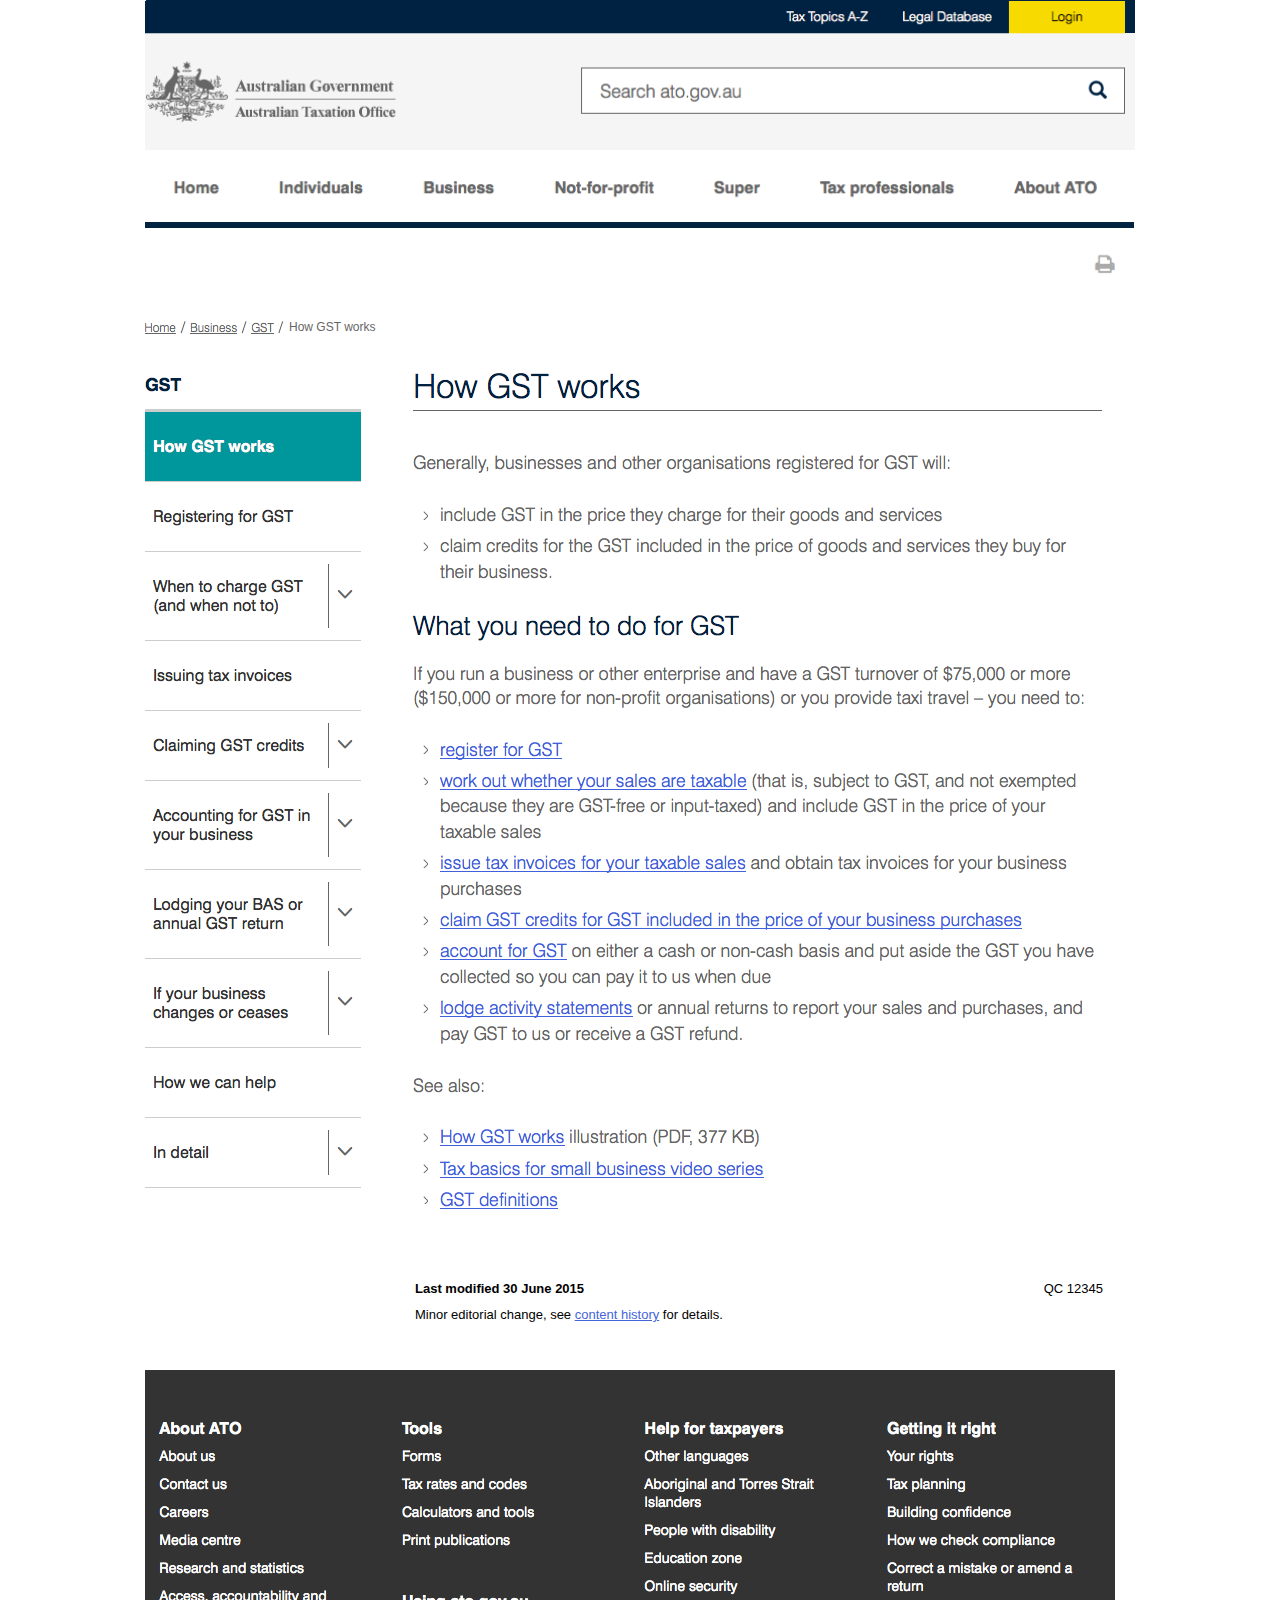
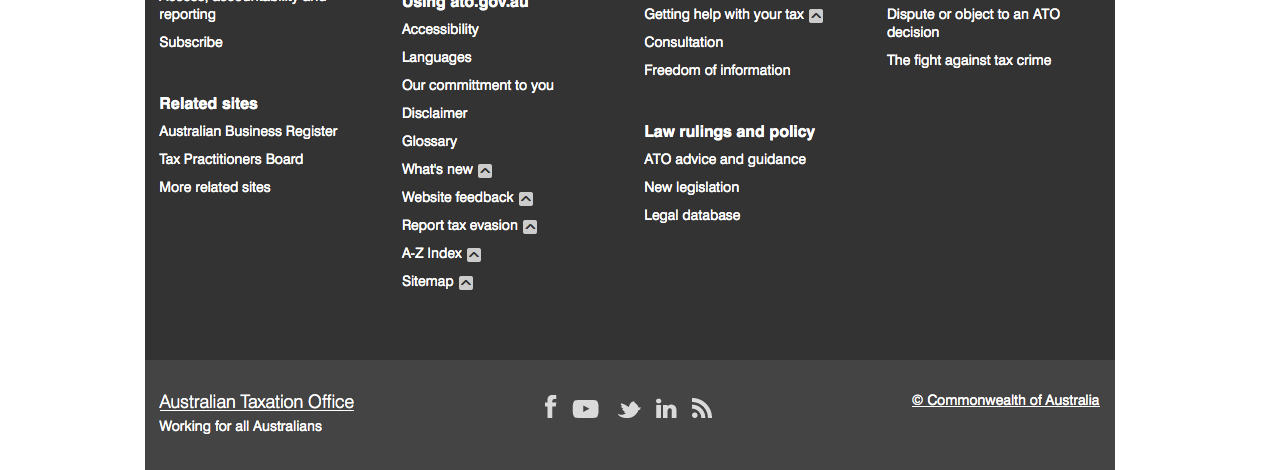
<file: index.html>
﻿<!DOCTYPE html>
<html>
  <head>
    <title>Index</title>
    <meta http-equiv="X-UA-Compatible" content="IE=edge"/>
    <meta http-equiv="content-type" content="text/html; charset=utf-8"/>
    <meta name="viewport" content="width=device-width, initial-scale=1.0"/>
    <meta name="apple-mobile-web-app-capable" content="yes"/>
    <link href="resources/css/jquery-ui-themes.css" type="text/css" rel="stylesheet"/>
    <link href="resources/css/axure_rp_page.css" type="text/css" rel="stylesheet"/>
    <link href="data/styles.css" type="text/css" rel="stylesheet"/>
    <link href="files/index/styles.css" type="text/css" rel="stylesheet"/>
    <script src="resources/scripts/jquery-1.7.1.min.js"></script>
    <script src="resources/scripts/jquery-ui-1.8.10.custom.min.js"></script>
    <script src="resources/scripts/axure/axQuery.js"></script>
    <script src="resources/scripts/axure/globals.js"></script>
    <script src="resources/scripts/axutils.js"></script>
    <script src="resources/scripts/axure/annotation.js"></script>
    <script src="resources/scripts/axure/axQuery.std.js"></script>
    <script src="resources/scripts/axure/doc.js"></script>
    <script src="data/document.js"></script>
    <script src="resources/scripts/messagecenter.js"></script>
    <script src="resources/scripts/axure/events.js"></script>
    <script src="resources/scripts/axure/action.js"></script>
    <script src="resources/scripts/axure/expr.js"></script>
    <script src="resources/scripts/axure/geometry.js"></script>
    <script src="resources/scripts/axure/flyout.js"></script>
    <script src="resources/scripts/axure/ie.js"></script>
    <script src="resources/scripts/axure/model.js"></script>
    <script src="resources/scripts/axure/repeater.js"></script>
    <script src="resources/scripts/axure/sto.js"></script>
    <script src="resources/scripts/axure/utils.temp.js"></script>
    <script src="resources/scripts/axure/variables.js"></script>
    <script src="resources/scripts/axure/drag.js"></script>
    <script src="resources/scripts/axure/move.js"></script>
    <script src="resources/scripts/axure/visibility.js"></script>
    <script src="resources/scripts/axure/style.js"></script>
    <script src="resources/scripts/axure/adaptive.js"></script>
    <script src="resources/scripts/axure/tree.js"></script>
    <script src="resources/scripts/axure/init.temp.js"></script>
    <script src="files/index/data.js"></script>
    <script src="resources/scripts/axure/legacy.js"></script>
    <script src="resources/scripts/axure/viewer.js"></script>
    <script type="text/javascript">
      $axure.utils.getTransparentGifPath = function() { return 'resources/images/transparent.gif'; };
      $axure.utils.getOtherPath = function() { return 'resources/Other.html'; };
      $axure.utils.getReloadPath = function() { return 'resources/reload.html'; };
    </script>
  </head>
  <body>
    <div id="base" class="">

      <!-- nav + content (Dynamic Panel) -->
      <div id="u0" class="ax_dynamic_panel" data-label="nav + content">
        <div id="u0_state0" class="panel_state" data-label="State1">
          <div id="u0_state0_content" class="panel_state_content">

            <!-- Unnamed (Image) -->
            <div id="u1" class="ax_image">
              <img id="u1_img" class="img " src="images/index/u1.png"/>
              <!-- Unnamed () -->
              <div id="u2" class="text">
                <p><span></span></p>
              </div>
            </div>

            <!-- Unnamed (Image) -->
            <div id="u3" class="ax_image">
              <img id="u3_img" class="img " src="images/index/u3.png"/>
              <!-- Unnamed () -->
              <div id="u4" class="text">
                <p><span></span></p>
              </div>
            </div>

            <!-- Unnamed (Image) -->
            <div id="u5" class="ax_image">
              <img id="u5_img" class="img " src="images/index/u5.png"/>
              <!-- Unnamed () -->
              <div id="u6" class="text">
                <p><span></span></p>
              </div>
            </div>

            <!-- Unnamed (Shape) -->
            <div id="u7" class="ax_paragraph">
              <img id="u7_img" class="img " src="resources/images/transparent.gif"/>
              <!-- Unnamed () -->
              <div id="u8" class="text">
                <p><span>How GST works</span></p>
              </div>
            </div>

            <!-- Version link (Shape) -->
            <div id="u9" class="ax_paragraph" data-label="Version link">
              <img id="u9_img" class="img " src="resources/images/transparent.gif"/>
              <!-- Unnamed () -->
              <div id="u10" class="text">
                <p><span>Last modified 30 June 2015</span></p>
              </div>
            </div>

            <!-- Version link (Shape) -->
            <div id="u11" class="ax_paragraph" data-label="Version link">
              <img id="u11_img" class="img " src="resources/images/transparent.gif"/>
              <!-- Unnamed () -->
              <div id="u12" class="text">
                <p><span>QC 12345</span></p>
              </div>
            </div>

            <!-- Version link (Shape) -->
            <div id="u13" class="ax_paragraph" data-label="Version link">
              <img id="u13_img" class="img " src="resources/images/transparent.gif"/>
              <!-- Unnamed () -->
              <div id="u14" class="text">
                <p><span style="color:#000000;">Minor editorial change, see </span><a id="u15" class="link"><span style="text-decoration:underline;color:#4365D9;">content history</span></a><span style="color:#000000;"> for details.</span></p>
              </div>
            </div>
          </div>
        </div>
      </div>

      <!-- Unnamed (Footer) -->

      <!-- upper footer background (Dynamic Panel) -->
      <div id="u17" class="ax_dynamic_panel" data-label="upper footer background">
        <div id="u17_state0" class="panel_state" data-label="State1">
          <div id="u17_state0_content" class="panel_state_content">
          </div>
        </div>
      </div>

      <!-- lower footer background (Dynamic Panel) -->
      <div id="u18" class="ax_dynamic_panel" data-label="lower footer background">
        <div id="u18_state0" class="panel_state" data-label="State1">
          <div id="u18_state0_content" class="panel_state_content">
          </div>
        </div>
      </div>

      <!-- footer (Dynamic Panel) -->
      <div id="u19" class="ax_dynamic_panel" data-label="footer">
        <div id="u19_state0" class="panel_state" data-label="State1">
          <div id="u19_state0_content" class="panel_state_content">

            <!-- Unnamed (Image) -->
            <div id="u20" class="ax_image">
              <img id="u20_img" class="img " src="images/index/u20.png"/>
              <!-- Unnamed () -->
              <div id="u21" class="text">
                <p><span></span></p>
              </div>
            </div>
          </div>
        </div>
      </div>

      <!-- Unnamed (Header) -->

      <!-- grey full width (Dynamic Panel) -->
      <div id="u23" class="ax_dynamic_panel" data-label="grey full width">
        <div id="u23_state0" class="panel_state" data-label="State1">
          <div id="u23_state0_content" class="panel_state_content">
          </div>
        </div>
      </div>

      <!-- navy full width (Dynamic Panel) -->
      <div id="u24" class="ax_dynamic_panel" data-label="navy full width">
        <div id="u24_state0" class="panel_state" data-label="State1">
          <div id="u24_state0_content" class="panel_state_content">
          </div>
        </div>
      </div>

      <!-- header image (Dynamic Panel) -->
      <div id="u25" class="ax_dynamic_panel" data-label="header image">
        <div id="u25_state0" class="panel_state" data-label="State1">
          <div id="u25_state0_content" class="panel_state_content">

            <!-- Unnamed (Image) -->
            <div id="u26" class="ax_image">
              <img id="u26_img" class="img " src="images/index/u26.png"/>
              <!-- Unnamed () -->
              <div id="u27" class="text">
                <p><span></span></p>
              </div>
            </div>

            <!-- Unnamed (Image) -->
            <div id="u28" class="ax_image">
              <img id="u28_img" class="img " src="images/index/u28.png"/>
              <!-- Unnamed () -->
              <div id="u29" class="text">
                <p><span></span></p>
              </div>
            </div>
          </div>
        </div>
      </div>

      <!-- navy line full width (Dynamic Panel) -->
      <div id="u30" class="ax_dynamic_panel" data-label="navy line full width">
        <div id="u30_state0" class="panel_state" data-label="State1">
          <div id="u30_state0_content" class="panel_state_content">
          </div>
        </div>
      </div>
    </div>
  </body>
</html>
</file>
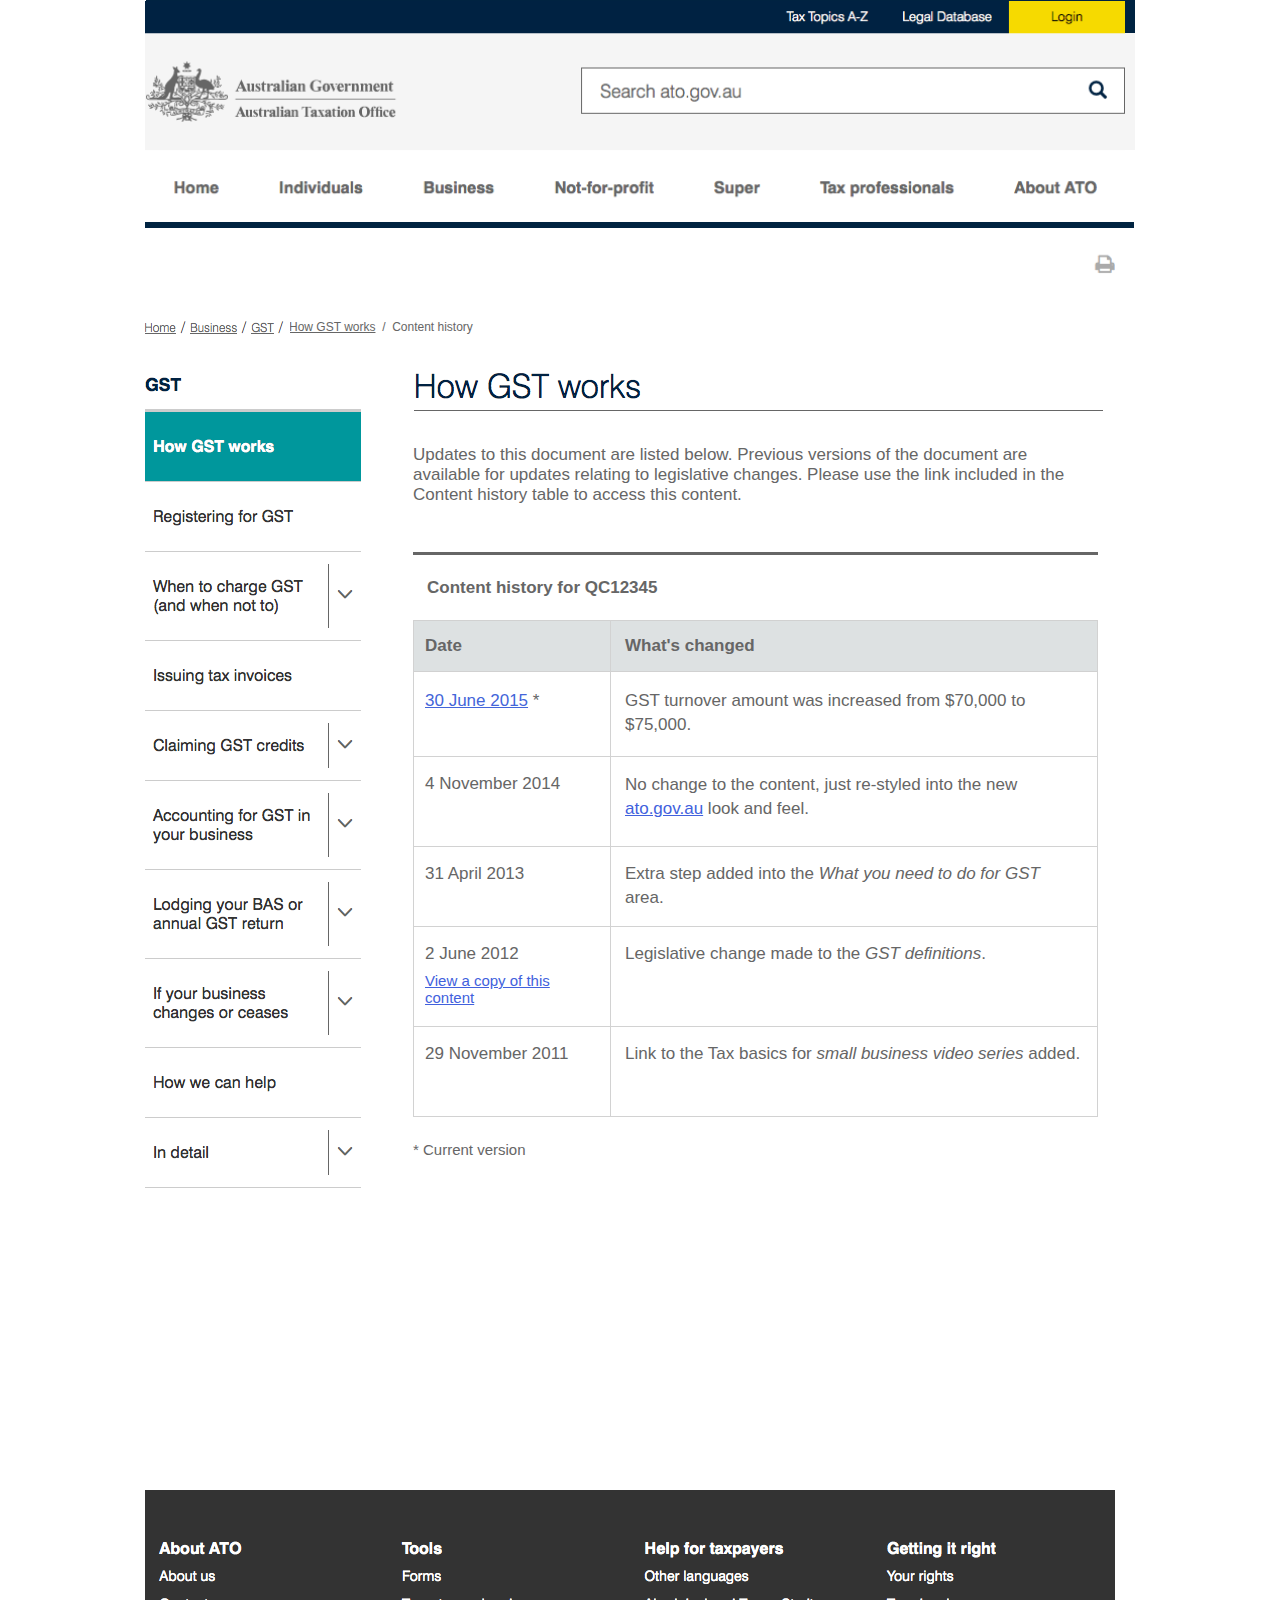
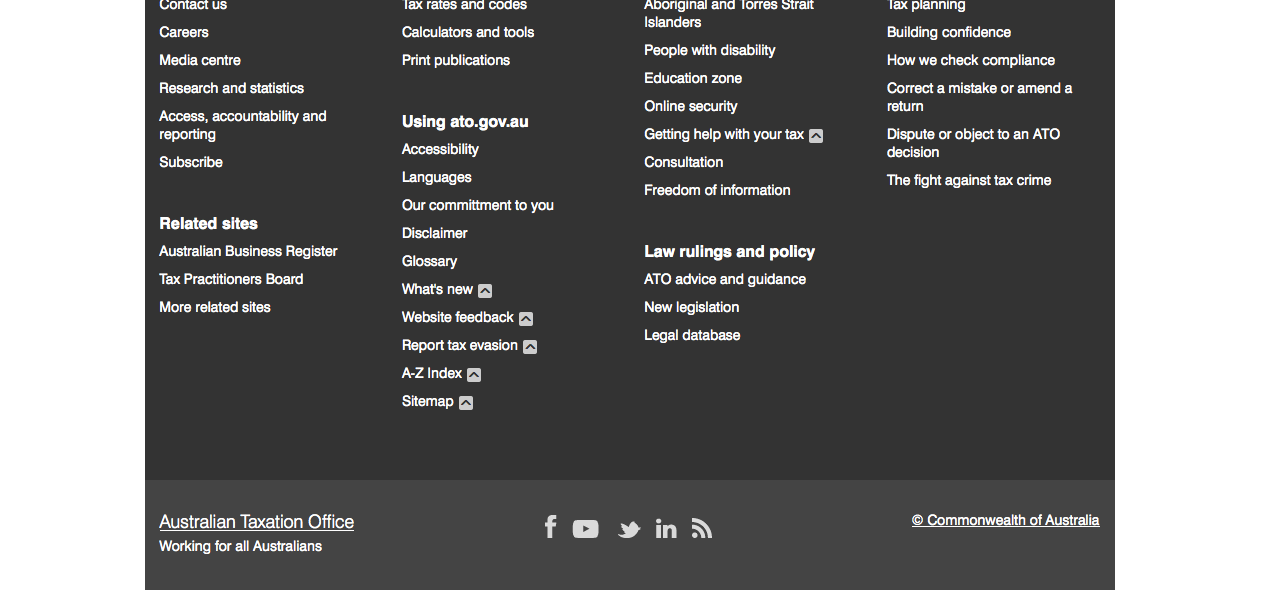
<file: content_history.html>
﻿<!DOCTYPE html>
<html>
  <head>
    <title>Content history</title>
    <meta http-equiv="X-UA-Compatible" content="IE=edge"/>
    <meta http-equiv="content-type" content="text/html; charset=utf-8"/>
    <meta name="viewport" content="width=device-width, initial-scale=1.0"/>
    <meta name="apple-mobile-web-app-capable" content="yes"/>
    <link href="resources/css/jquery-ui-themes.css" type="text/css" rel="stylesheet"/>
    <link href="resources/css/axure_rp_page.css" type="text/css" rel="stylesheet"/>
    <link href="data/styles.css" type="text/css" rel="stylesheet"/>
    <link href="files/content_history/styles.css" type="text/css" rel="stylesheet"/>
    <script src="resources/scripts/jquery-1.7.1.min.js"></script>
    <script src="resources/scripts/jquery-ui-1.8.10.custom.min.js"></script>
    <script src="resources/scripts/axure/axQuery.js"></script>
    <script src="resources/scripts/axure/globals.js"></script>
    <script src="resources/scripts/axutils.js"></script>
    <script src="resources/scripts/axure/annotation.js"></script>
    <script src="resources/scripts/axure/axQuery.std.js"></script>
    <script src="resources/scripts/axure/doc.js"></script>
    <script src="data/document.js"></script>
    <script src="resources/scripts/messagecenter.js"></script>
    <script src="resources/scripts/axure/events.js"></script>
    <script src="resources/scripts/axure/action.js"></script>
    <script src="resources/scripts/axure/expr.js"></script>
    <script src="resources/scripts/axure/geometry.js"></script>
    <script src="resources/scripts/axure/flyout.js"></script>
    <script src="resources/scripts/axure/ie.js"></script>
    <script src="resources/scripts/axure/model.js"></script>
    <script src="resources/scripts/axure/repeater.js"></script>
    <script src="resources/scripts/axure/sto.js"></script>
    <script src="resources/scripts/axure/utils.temp.js"></script>
    <script src="resources/scripts/axure/variables.js"></script>
    <script src="resources/scripts/axure/drag.js"></script>
    <script src="resources/scripts/axure/move.js"></script>
    <script src="resources/scripts/axure/visibility.js"></script>
    <script src="resources/scripts/axure/style.js"></script>
    <script src="resources/scripts/axure/adaptive.js"></script>
    <script src="resources/scripts/axure/tree.js"></script>
    <script src="resources/scripts/axure/init.temp.js"></script>
    <script src="files/content_history/data.js"></script>
    <script src="resources/scripts/axure/legacy.js"></script>
    <script src="resources/scripts/axure/viewer.js"></script>
    <script type="text/javascript">
      $axure.utils.getTransparentGifPath = function() { return 'resources/images/transparent.gif'; };
      $axure.utils.getOtherPath = function() { return 'resources/Other.html'; };
      $axure.utils.getReloadPath = function() { return 'resources/reload.html'; };
    </script>
  </head>
  <body>
    <div id="base" class="">

      <!-- Unnamed (Header) -->

      <!-- grey full width (Dynamic Panel) -->
      <div id="u1" class="ax_dynamic_panel" data-label="grey full width">
        <div id="u1_state0" class="panel_state" data-label="State1">
          <div id="u1_state0_content" class="panel_state_content">
          </div>
        </div>
      </div>

      <!-- navy full width (Dynamic Panel) -->
      <div id="u2" class="ax_dynamic_panel" data-label="navy full width">
        <div id="u2_state0" class="panel_state" data-label="State1">
          <div id="u2_state0_content" class="panel_state_content">
          </div>
        </div>
      </div>

      <!-- header image (Dynamic Panel) -->
      <div id="u3" class="ax_dynamic_panel" data-label="header image">
        <div id="u3_state0" class="panel_state" data-label="State1">
          <div id="u3_state0_content" class="panel_state_content">

            <!-- Unnamed (Image) -->
            <div id="u4" class="ax_image">
              <img id="u4_img" class="img " src="images/index/u26.png"/>
              <!-- Unnamed () -->
              <div id="u5" class="text">
                <p><span></span></p>
              </div>
            </div>

            <!-- Unnamed (Image) -->
            <div id="u6" class="ax_image">
              <img id="u6_img" class="img " src="images/index/u28.png"/>
              <!-- Unnamed () -->
              <div id="u7" class="text">
                <p><span></span></p>
              </div>
            </div>
          </div>
        </div>
      </div>

      <!-- navy line full width (Dynamic Panel) -->
      <div id="u8" class="ax_dynamic_panel" data-label="navy line full width">
        <div id="u8_state0" class="panel_state" data-label="State1">
          <div id="u8_state0_content" class="panel_state_content">
          </div>
        </div>
      </div>

      <!-- nav + content (Dynamic Panel) -->
      <div id="u9" class="ax_dynamic_panel" data-label="nav + content">
        <div id="u9_state0" class="panel_state" data-label="State1">
          <div id="u9_state0_content" class="panel_state_content">

            <!-- Unnamed (Shape) -->
            <div id="u10" class="ax_shape">
              <img id="u10_img" class="img " src="images/content_history/u10.png"/>
              <!-- Unnamed () -->
              <div id="u11" class="text">
                <p><span></span></p>
              </div>
            </div>

            <!-- Unnamed (Shape) -->
            <div id="u12" class="ax_paragraph">
              <img id="u12_img" class="img " src="resources/images/transparent.gif"/>
              <!-- Unnamed () -->
              <div id="u13" class="text">
                <p><a id="u14" class="link"><span style="text-decoration:underline;">How GST works</span></a><span>&nbsp; /&nbsp; Content history</span></p>
              </div>
            </div>

            <!-- Unnamed (Image) -->
            <div id="u15" class="ax_image">
              <img id="u15_img" class="img " src="images/content_history/u15.png"/>
              <!-- Unnamed () -->
              <div id="u16" class="text">
                <p><span></span></p>
              </div>
            </div>

            <!-- Unnamed (Image) -->
            <div id="u17" class="ax_image">
              <img id="u17_img" class="img " src="images/index/u1.png"/>
              <!-- Unnamed () -->
              <div id="u18" class="text">
                <p><span></span></p>
              </div>
            </div>

            <!-- Unnamed (Image) -->
            <div id="u19" class="ax_image">
              <img id="u19_img" class="img " src="images/index/u5.png"/>
              <!-- Unnamed () -->
              <div id="u20" class="text">
                <p><span></span></p>
              </div>
            </div>

            <!-- Unnamed (Shape) -->
            <div id="u21" class="ax_paragraph">
              <img id="u21_img" class="img " src="resources/images/transparent.gif"/>
              <!-- Unnamed () -->
              <div id="u22" class="text">
                <p><a id="u23" class="link"><span style="text-decoration:underline;color:#4365D9;">30 June 2015</span></a><span style="color:#666666;"> *</span></p>
              </div>
            </div>

            <!-- Unnamed (Shape) -->
            <div id="u24" class="ax_paragraph">
              <img id="u24_img" class="img " src="resources/images/transparent.gif"/>
              <!-- Unnamed () -->
              <div id="u25" class="text">
                <p><span>4 November 2014</span></p>
              </div>
            </div>

            <!-- Unnamed (Shape) -->
            <div id="u26" class="ax_paragraph">
              <img id="u26_img" class="img " src="resources/images/transparent.gif"/>
              <!-- Unnamed () -->
              <div id="u27" class="text">
                <p><span>31 April 2013</span></p>
              </div>
            </div>

            <!-- Unnamed (Shape) -->
            <div id="u28" class="ax_paragraph">
              <img id="u28_img" class="img " src="resources/images/transparent.gif"/>
              <!-- Unnamed () -->
              <div id="u29" class="text">
                <p><span>2 June 2012</span></p>
              </div>
            </div>

            <!-- Unnamed (Shape) -->
            <div id="u30" class="ax_paragraph">
              <img id="u30_img" class="img " src="resources/images/transparent.gif"/>
              <!-- Unnamed () -->
              <div id="u31" class="text">
                <p><span>29 November 2011</span></p>
              </div>
            </div>

            <!-- Unnamed (Shape) -->
            <div id="u32" class="ax_paragraph">
              <img id="u32_img" class="img " src="resources/images/transparent.gif"/>
              <!-- Unnamed () -->
              <div id="u33" class="text">
                <p><span>Date</span></p>
              </div>
            </div>

            <!-- Unnamed (Vertical Line) -->
            <div id="u34" class="ax_vertical_line">
              <img id="u34_start" class="img " src="resources/images/transparent.gif" alt="u34_start"/>
              <img id="u34_end" class="img " src="resources/images/transparent.gif" alt="u34_end"/>
              <img id="u34_line" class="img " src="images/content_history/u34_line.png" alt="u34_line"/>
            </div>

            <!-- Unnamed (Vertical Line) -->
            <div id="u35" class="ax_vertical_line">
              <img id="u35_start" class="img " src="resources/images/transparent.gif" alt="u35_start"/>
              <img id="u35_end" class="img " src="resources/images/transparent.gif" alt="u35_end"/>
              <img id="u35_line" class="img " src="images/content_history/u34_line.png" alt="u35_line"/>
            </div>

            <!-- Unnamed (Horizontal Line) -->
            <div id="u36" class="ax_horizontal_line">
              <img id="u36_start" class="img " src="resources/images/transparent.gif" alt="u36_start"/>
              <img id="u36_end" class="img " src="resources/images/transparent.gif" alt="u36_end"/>
              <img id="u36_line" class="img " src="images/content_history/u36_line.png" alt="u36_line"/>
            </div>

            <!-- Unnamed (Horizontal Line) -->
            <div id="u37" class="ax_horizontal_line">
              <img id="u37_start" class="img " src="resources/images/transparent.gif" alt="u37_start"/>
              <img id="u37_end" class="img " src="resources/images/transparent.gif" alt="u37_end"/>
              <img id="u37_line" class="img " src="images/content_history/u36_line.png" alt="u37_line"/>
            </div>

            <!-- Unnamed (Horizontal Line) -->
            <div id="u38" class="ax_horizontal_line">
              <img id="u38_start" class="img " src="resources/images/transparent.gif" alt="u38_start"/>
              <img id="u38_end" class="img " src="resources/images/transparent.gif" alt="u38_end"/>
              <img id="u38_line" class="img " src="images/content_history/u36_line.png" alt="u38_line"/>
            </div>

            <!-- Unnamed (Horizontal Line) -->
            <div id="u39" class="ax_horizontal_line">
              <img id="u39_start" class="img " src="resources/images/transparent.gif" alt="u39_start"/>
              <img id="u39_end" class="img " src="resources/images/transparent.gif" alt="u39_end"/>
              <img id="u39_line" class="img " src="images/content_history/u36_line.png" alt="u39_line"/>
            </div>

            <!-- Unnamed (Horizontal Line) -->
            <div id="u40" class="ax_horizontal_line">
              <img id="u40_start" class="img " src="resources/images/transparent.gif" alt="u40_start"/>
              <img id="u40_end" class="img " src="resources/images/transparent.gif" alt="u40_end"/>
              <img id="u40_line" class="img " src="images/content_history/u36_line.png" alt="u40_line"/>
            </div>

            <!-- Unnamed (Shape) -->
            <div id="u41" class="ax_paragraph">
              <img id="u41_img" class="img " src="resources/images/transparent.gif"/>
              <!-- Unnamed () -->
              <div id="u42" class="text">
                <p><span>* Current version</span></p>
              </div>
            </div>

            <!-- Unnamed (Horizontal Line) -->
            <div id="u43" class="ax_horizontal_line">
              <img id="u43_start" class="img " src="resources/images/transparent.gif" alt="u43_start"/>
              <img id="u43_end" class="img " src="resources/images/transparent.gif" alt="u43_end"/>
              <img id="u43_line" class="img " src="images/content_history/u43_line.png" alt="u43_line"/>
            </div>

            <!-- Unnamed (Shape) -->
            <div id="u44" class="ax_paragraph">
              <img id="u44_img" class="img " src="resources/images/transparent.gif"/>
              <!-- Unnamed () -->
              <div id="u45" class="text">
                <p><span>Content history for QC12345</span></p>
              </div>
            </div>

            <!-- Unnamed (Vertical Line) -->
            <div id="u46" class="ax_vertical_line">
              <img id="u46_start" class="img " src="resources/images/transparent.gif" alt="u46_start"/>
              <img id="u46_end" class="img " src="resources/images/transparent.gif" alt="u46_end"/>
              <img id="u46_line" class="img " src="images/content_history/u34_line.png" alt="u46_line"/>
            </div>

            <!-- Unnamed (Shape) -->
            <div id="u47" class="ax_paragraph">
              <img id="u47_img" class="img " src="resources/images/transparent.gif"/>
              <!-- Unnamed () -->
              <div id="u48" class="text">
                <p><span>What's changed</span></p>
              </div>
            </div>

            <!-- Unnamed (Shape) -->
            <div id="u49" class="ax_paragraph">
              <img id="u49_img" class="img " src="resources/images/transparent.gif"/>
              <!-- Unnamed () -->
              <div id="u50" class="text">
                <p><span>GST turnover amount was increased from $70,000 to $75,000.</span></p>
              </div>
            </div>

            <!-- Unnamed (Shape) -->
            <div id="u51" class="ax_paragraph">
              <img id="u51_img" class="img " src="resources/images/transparent.gif"/>
              <!-- Unnamed () -->
              <div id="u52" class="text">
                <p><span style="color:#666666;">No change to the content, just re-styled into the new </span><a id="u53" class="link"><span style="text-decoration:underline;color:#4161DD;">ato.gov.au</span></a><span style="color:#666666;"> look and feel.</span></p>
              </div>
            </div>

            <!-- Unnamed (Shape) -->
            <div id="u54" class="ax_paragraph">
              <img id="u54_img" class="img " src="resources/images/transparent.gif"/>
              <!-- Unnamed () -->
              <div id="u55" class="text">
                <p><span style="font-family:'Helvetica-Light', 'Helvetica Light', 'Helvetica';font-style:normal;">Extra step added into the </span><span style="font-family:'Helvetica-LightOblique', 'Helvetica Light Oblique', 'Helvetica';font-style:italic;">What you need to do for GST</span><span style="font-family:'Helvetica-Light', 'Helvetica Light', 'Helvetica';font-style:normal;"> area.</span></p>
              </div>
            </div>

            <!-- Unnamed (Shape) -->
            <div id="u56" class="ax_paragraph">
              <img id="u56_img" class="img " src="resources/images/transparent.gif"/>
              <!-- Unnamed () -->
              <div id="u57" class="text">
                <p><span style="font-family:'Helvetica-Light', 'Helvetica Light', 'Helvetica';font-style:normal;">Legislative change made to the </span><span style="font-family:'Helvetica-LightOblique', 'Helvetica Light Oblique', 'Helvetica';font-style:italic;">GST definitions</span><span style="font-family:'Helvetica-Light', 'Helvetica Light', 'Helvetica';font-style:normal;">.</span></p>
              </div>
            </div>

            <!-- Unnamed (Shape) -->
            <div id="u58" class="ax_paragraph">
              <img id="u58_img" class="img " src="resources/images/transparent.gif"/>
              <!-- Unnamed () -->
              <div id="u59" class="text">
                <p><span style="font-family:'Helvetica-Light', 'Helvetica Light', 'Helvetica';font-style:normal;">Link to the Tax basics for</span><span style="font-family:'Helvetica-LightOblique', 'Helvetica Light Oblique', 'Helvetica';font-style:italic;"> small business video series </span><span style="font-family:'Helvetica-Light', 'Helvetica Light', 'Helvetica';font-style:normal;">added.</span></p>
              </div>
            </div>

            <!-- Unnamed (Shape) -->
            <div id="u60" class="ax_paragraph">
              <img id="u60_img" class="img " src="resources/images/transparent.gif"/>
              <!-- Unnamed () -->
              <div id="u61" class="text">
                <p><a id="u62" class="link"><span style="text-decoration:underline;">View a copy of this content</span></a></p>
              </div>
            </div>

            <!-- Unnamed (Shape) -->
            <div id="u63" class="ax_paragraph">
              <img id="u63_img" class="img " src="resources/images/transparent.gif"/>
              <!-- Unnamed () -->
              <div id="u64" class="text">
                <p><span>Updates to this document are listed below. Previous versions of the document are available for updates relating to legislative changes. Please use the link included in the Content history table to access this content.</span></p>
              </div>
            </div>
          </div>
        </div>
      </div>

      <!-- Unnamed (Footer) -->

      <!-- upper footer background (Dynamic Panel) -->
      <div id="u66" class="ax_dynamic_panel" data-label="upper footer background">
        <div id="u66_state0" class="panel_state" data-label="State1">
          <div id="u66_state0_content" class="panel_state_content">
          </div>
        </div>
      </div>

      <!-- lower footer background (Dynamic Panel) -->
      <div id="u67" class="ax_dynamic_panel" data-label="lower footer background">
        <div id="u67_state0" class="panel_state" data-label="State1">
          <div id="u67_state0_content" class="panel_state_content">
          </div>
        </div>
      </div>

      <!-- footer (Dynamic Panel) -->
      <div id="u68" class="ax_dynamic_panel" data-label="footer">
        <div id="u68_state0" class="panel_state" data-label="State1">
          <div id="u68_state0_content" class="panel_state_content">

            <!-- Unnamed (Image) -->
            <div id="u69" class="ax_image">
              <img id="u69_img" class="img " src="images/index/u20.png"/>
              <!-- Unnamed () -->
              <div id="u70" class="text">
                <p><span></span></p>
              </div>
            </div>
          </div>
        </div>
      </div>
    </div>
  </body>
</html>
</file>
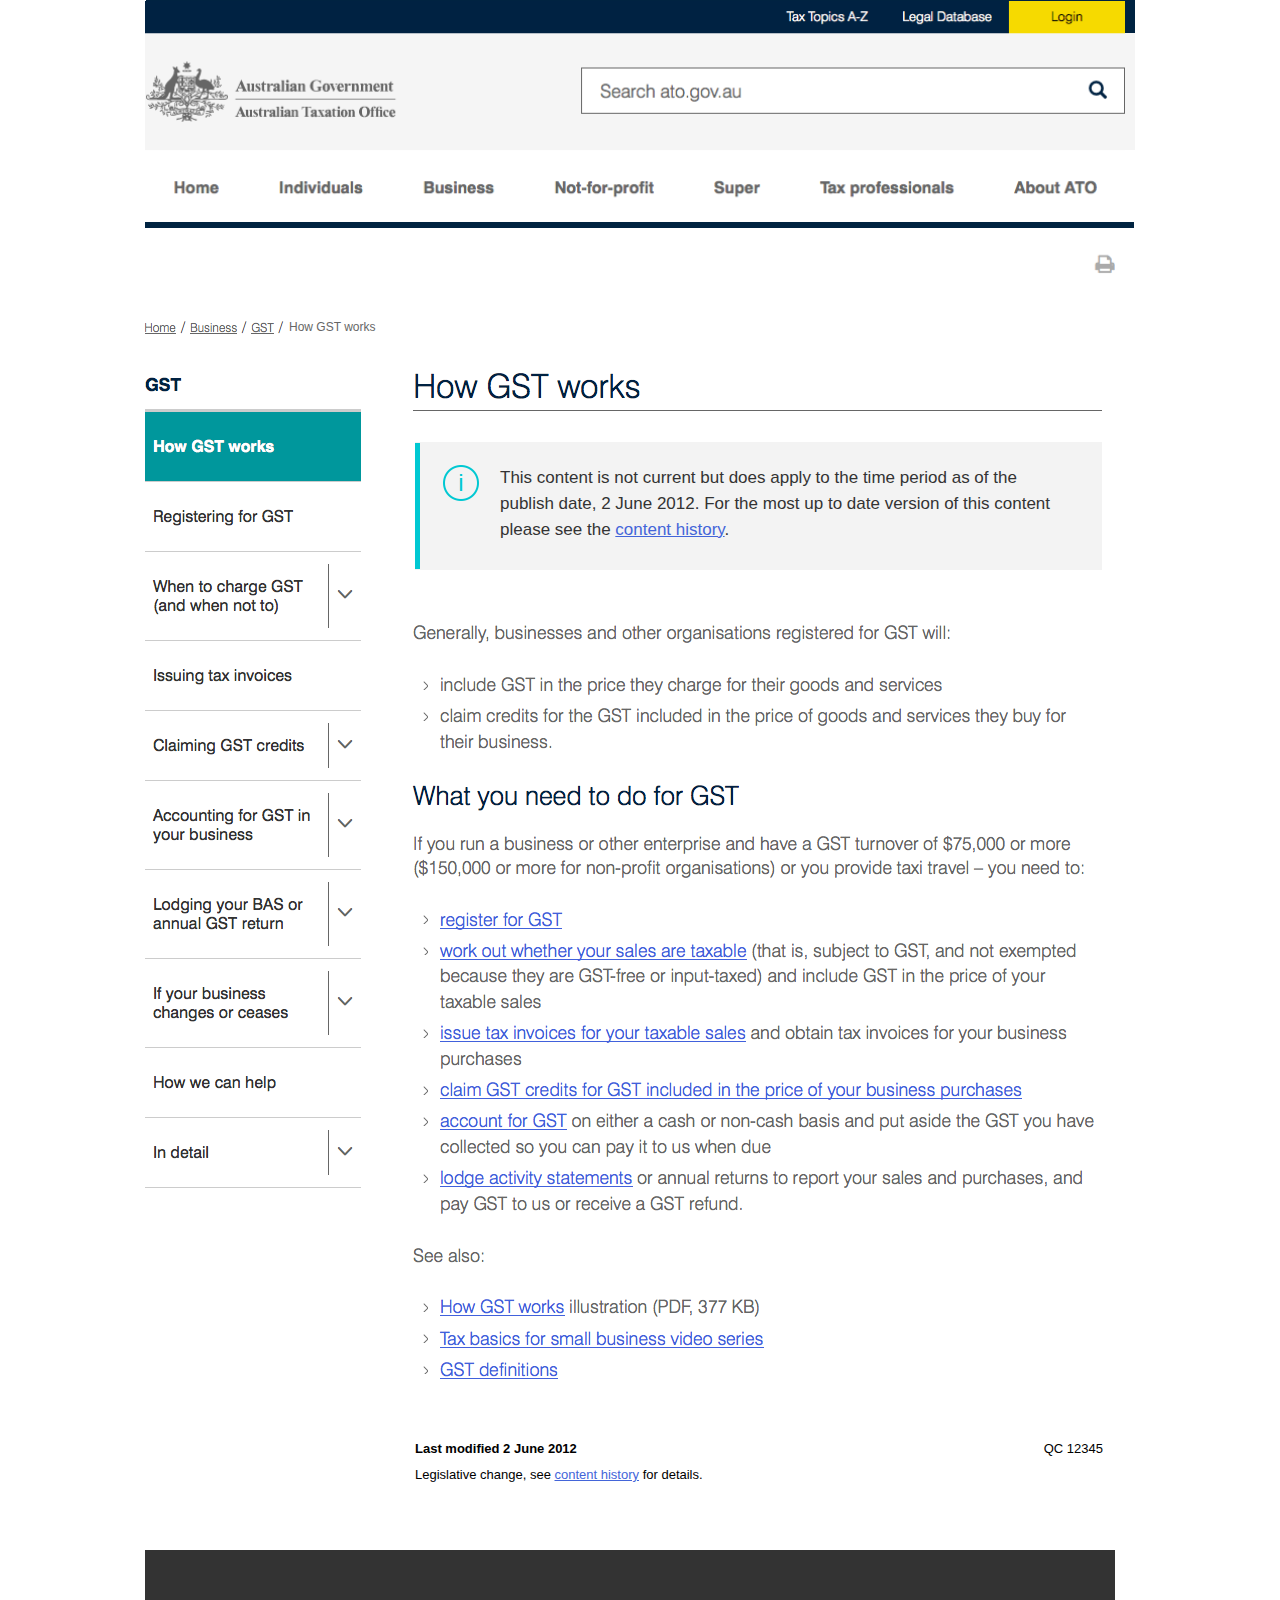
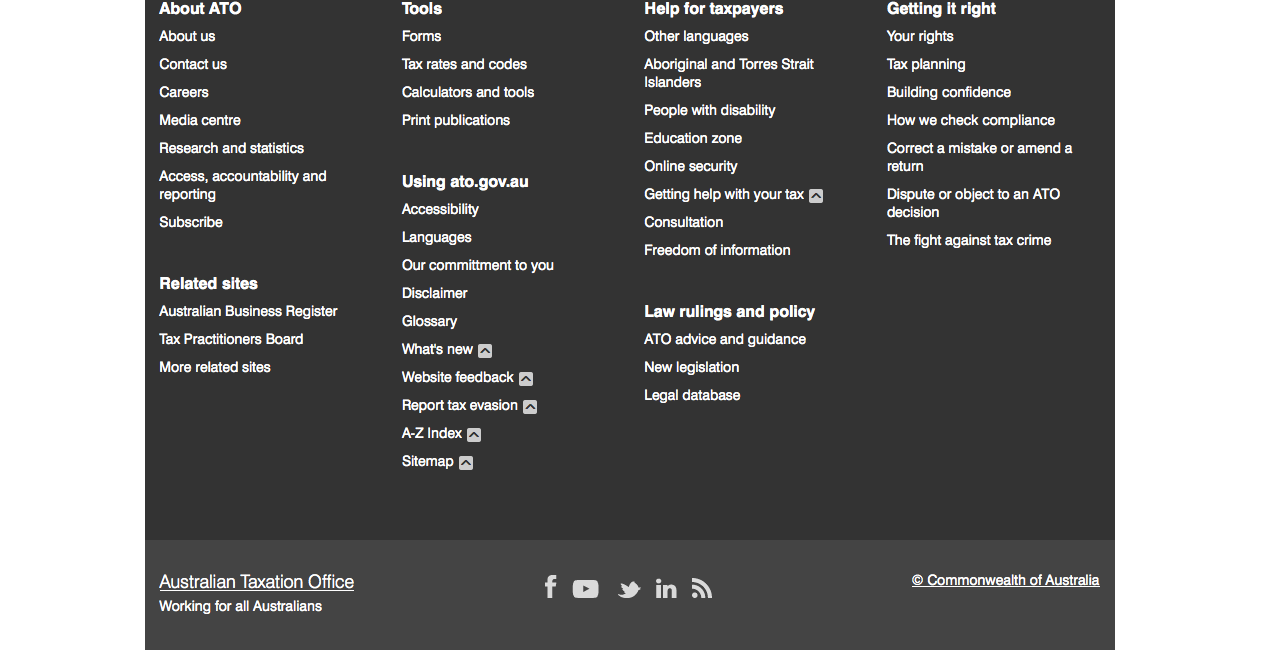
<file: how_gst_works__2012_.html>
﻿<!DOCTYPE html>
<html>
  <head>
    <title>How GST works (2012)</title>
    <meta http-equiv="X-UA-Compatible" content="IE=edge"/>
    <meta http-equiv="content-type" content="text/html; charset=utf-8"/>
    <meta name="viewport" content="width=device-width, initial-scale=1.0"/>
    <meta name="apple-mobile-web-app-capable" content="yes"/>
    <link href="resources/css/jquery-ui-themes.css" type="text/css" rel="stylesheet"/>
    <link href="resources/css/axure_rp_page.css" type="text/css" rel="stylesheet"/>
    <link href="data/styles.css" type="text/css" rel="stylesheet"/>
    <link href="files/how_gst_works__2012_/styles.css" type="text/css" rel="stylesheet"/>
    <script src="resources/scripts/jquery-1.7.1.min.js"></script>
    <script src="resources/scripts/jquery-ui-1.8.10.custom.min.js"></script>
    <script src="resources/scripts/axure/axQuery.js"></script>
    <script src="resources/scripts/axure/globals.js"></script>
    <script src="resources/scripts/axutils.js"></script>
    <script src="resources/scripts/axure/annotation.js"></script>
    <script src="resources/scripts/axure/axQuery.std.js"></script>
    <script src="resources/scripts/axure/doc.js"></script>
    <script src="data/document.js"></script>
    <script src="resources/scripts/messagecenter.js"></script>
    <script src="resources/scripts/axure/events.js"></script>
    <script src="resources/scripts/axure/action.js"></script>
    <script src="resources/scripts/axure/expr.js"></script>
    <script src="resources/scripts/axure/geometry.js"></script>
    <script src="resources/scripts/axure/flyout.js"></script>
    <script src="resources/scripts/axure/ie.js"></script>
    <script src="resources/scripts/axure/model.js"></script>
    <script src="resources/scripts/axure/repeater.js"></script>
    <script src="resources/scripts/axure/sto.js"></script>
    <script src="resources/scripts/axure/utils.temp.js"></script>
    <script src="resources/scripts/axure/variables.js"></script>
    <script src="resources/scripts/axure/drag.js"></script>
    <script src="resources/scripts/axure/move.js"></script>
    <script src="resources/scripts/axure/visibility.js"></script>
    <script src="resources/scripts/axure/style.js"></script>
    <script src="resources/scripts/axure/adaptive.js"></script>
    <script src="resources/scripts/axure/tree.js"></script>
    <script src="resources/scripts/axure/init.temp.js"></script>
    <script src="files/how_gst_works__2012_/data.js"></script>
    <script src="resources/scripts/axure/legacy.js"></script>
    <script src="resources/scripts/axure/viewer.js"></script>
    <script type="text/javascript">
      $axure.utils.getTransparentGifPath = function() { return 'resources/images/transparent.gif'; };
      $axure.utils.getOtherPath = function() { return 'resources/Other.html'; };
      $axure.utils.getReloadPath = function() { return 'resources/reload.html'; };
    </script>
  </head>
  <body>
    <div id="base" class="">

      <!-- nav + content (Dynamic Panel) -->
      <div id="u0" class="ax_dynamic_panel" data-label="nav + content">
        <div id="u0_state0" class="panel_state" data-label="State1">
          <div id="u0_state0_content" class="panel_state_content">

            <!-- Unnamed (Image) -->
            <div id="u1" class="ax_image">
              <img id="u1_img" class="img " src="images/index/u1.png"/>
              <!-- Unnamed () -->
              <div id="u2" class="text">
                <p><span></span></p>
              </div>
            </div>

            <!-- Unnamed (Image) -->
            <div id="u3" class="ax_image">
              <img id="u3_img" class="img " src="images/how_gst_works__2012_/u3.png"/>
              <!-- Unnamed () -->
              <div id="u4" class="text">
                <p><span></span></p>
              </div>
            </div>

            <!-- Unnamed (Image) -->
            <div id="u5" class="ax_image">
              <img id="u5_img" class="img " src="images/how_gst_works__2012_/u5.png"/>
              <!-- Unnamed () -->
              <div id="u6" class="text">
                <p><span></span></p>
              </div>
            </div>

            <!-- Unnamed (Image) -->
            <div id="u7" class="ax_image">
              <img id="u7_img" class="img " src="images/index/u5.png"/>
              <!-- Unnamed () -->
              <div id="u8" class="text">
                <p><span></span></p>
              </div>
            </div>

            <!-- Unnamed (Shape) -->
            <div id="u9" class="ax_paragraph">
              <img id="u9_img" class="img " src="resources/images/transparent.gif"/>
              <!-- Unnamed () -->
              <div id="u10" class="text">
                <p><span>How GST works</span></p>
              </div>
            </div>

            <!-- Unnamed (Shape) -->
            <div id="u11" class="ax_shape">
              <img id="u11_img" class="img " src="images/how_gst_works__2012_/u11.png"/>
              <!-- Unnamed () -->
              <div id="u12" class="text">
                <p><span></span></p>
              </div>
            </div>

            <!-- Unnamed (Vertical Line) -->
            <div id="u13" class="ax_vertical_line">
              <img id="u13_start" class="img " src="resources/images/transparent.gif" alt="u13_start"/>
              <img id="u13_end" class="img " src="resources/images/transparent.gif" alt="u13_end"/>
              <img id="u13_line" class="img " src="images/how_gst_works__2012_/u13_line.png" alt="u13_line"/>
            </div>

            <!-- Unnamed (Shape) -->
            <div id="u14" class="ax_shape">
              <img id="u14_img" class="img " src="images/how_gst_works__2012_/u14.png"/>
              <!-- Unnamed () -->
              <div id="u15" class="text">
                <p><span>i</span></p>
              </div>
            </div>

            <!-- Unnamed (Shape) -->
            <div id="u16" class="ax_paragraph">
              <img id="u16_img" class="img " src="resources/images/transparent.gif"/>
              <!-- Unnamed () -->
              <div id="u17" class="text">
                <p><span style="color:#333333;">This content is not current but does apply to the time period as of the publish date, 2 June 2012. For the most up to date version of this content please see the </span><a id="u18" class="link"><span style="text-decoration:underline;color:#4365D9;">content history</span></a><span style="color:#333333;">.</span></p>
              </div>
            </div>

            <!-- Version link (Shape) -->
            <div id="u19" class="ax_paragraph" data-label="Version link">
              <img id="u19_img" class="img " src="resources/images/transparent.gif"/>
              <!-- Unnamed () -->
              <div id="u20" class="text">
                <p><span>Last modified 2 June 2012</span></p>
              </div>
            </div>

            <!-- Version link (Shape) -->
            <div id="u21" class="ax_paragraph" data-label="Version link">
              <img id="u21_img" class="img " src="resources/images/transparent.gif"/>
              <!-- Unnamed () -->
              <div id="u22" class="text">
                <p><span>QC 12345</span></p>
              </div>
            </div>

            <!-- Version link (Shape) -->
            <div id="u23" class="ax_paragraph" data-label="Version link">
              <img id="u23_img" class="img " src="resources/images/transparent.gif"/>
              <!-- Unnamed () -->
              <div id="u24" class="text">
                <p><span style="color:#000000;">Legislative change, see </span><a id="u25" class="link"><span style="text-decoration:underline;color:#4365D9;">content history</span></a><span style="color:#000000;"> for details.</span></p>
              </div>
            </div>
          </div>
        </div>
      </div>

      <!-- Unnamed (Footer) -->

      <!-- upper footer background (Dynamic Panel) -->
      <div id="u27" class="ax_dynamic_panel" data-label="upper footer background">
        <div id="u27_state0" class="panel_state" data-label="State1">
          <div id="u27_state0_content" class="panel_state_content">
          </div>
        </div>
      </div>

      <!-- lower footer background (Dynamic Panel) -->
      <div id="u28" class="ax_dynamic_panel" data-label="lower footer background">
        <div id="u28_state0" class="panel_state" data-label="State1">
          <div id="u28_state0_content" class="panel_state_content">
          </div>
        </div>
      </div>

      <!-- footer (Dynamic Panel) -->
      <div id="u29" class="ax_dynamic_panel" data-label="footer">
        <div id="u29_state0" class="panel_state" data-label="State1">
          <div id="u29_state0_content" class="panel_state_content">

            <!-- Unnamed (Image) -->
            <div id="u30" class="ax_image">
              <img id="u30_img" class="img " src="images/index/u20.png"/>
              <!-- Unnamed () -->
              <div id="u31" class="text">
                <p><span></span></p>
              </div>
            </div>
          </div>
        </div>
      </div>

      <!-- Unnamed (Header) -->

      <!-- grey full width (Dynamic Panel) -->
      <div id="u33" class="ax_dynamic_panel" data-label="grey full width">
        <div id="u33_state0" class="panel_state" data-label="State1">
          <div id="u33_state0_content" class="panel_state_content">
          </div>
        </div>
      </div>

      <!-- navy full width (Dynamic Panel) -->
      <div id="u34" class="ax_dynamic_panel" data-label="navy full width">
        <div id="u34_state0" class="panel_state" data-label="State1">
          <div id="u34_state0_content" class="panel_state_content">
          </div>
        </div>
      </div>

      <!-- header image (Dynamic Panel) -->
      <div id="u35" class="ax_dynamic_panel" data-label="header image">
        <div id="u35_state0" class="panel_state" data-label="State1">
          <div id="u35_state0_content" class="panel_state_content">

            <!-- Unnamed (Image) -->
            <div id="u36" class="ax_image">
              <img id="u36_img" class="img " src="images/index/u26.png"/>
              <!-- Unnamed () -->
              <div id="u37" class="text">
                <p><span></span></p>
              </div>
            </div>

            <!-- Unnamed (Image) -->
            <div id="u38" class="ax_image">
              <img id="u38_img" class="img " src="images/index/u28.png"/>
              <!-- Unnamed () -->
              <div id="u39" class="text">
                <p><span></span></p>
              </div>
            </div>
          </div>
        </div>
      </div>

      <!-- navy line full width (Dynamic Panel) -->
      <div id="u40" class="ax_dynamic_panel" data-label="navy line full width">
        <div id="u40_state0" class="panel_state" data-label="State1">
          <div id="u40_state0_content" class="panel_state_content">
          </div>
        </div>
      </div>
    </div>
  </body>
</html>
</file>
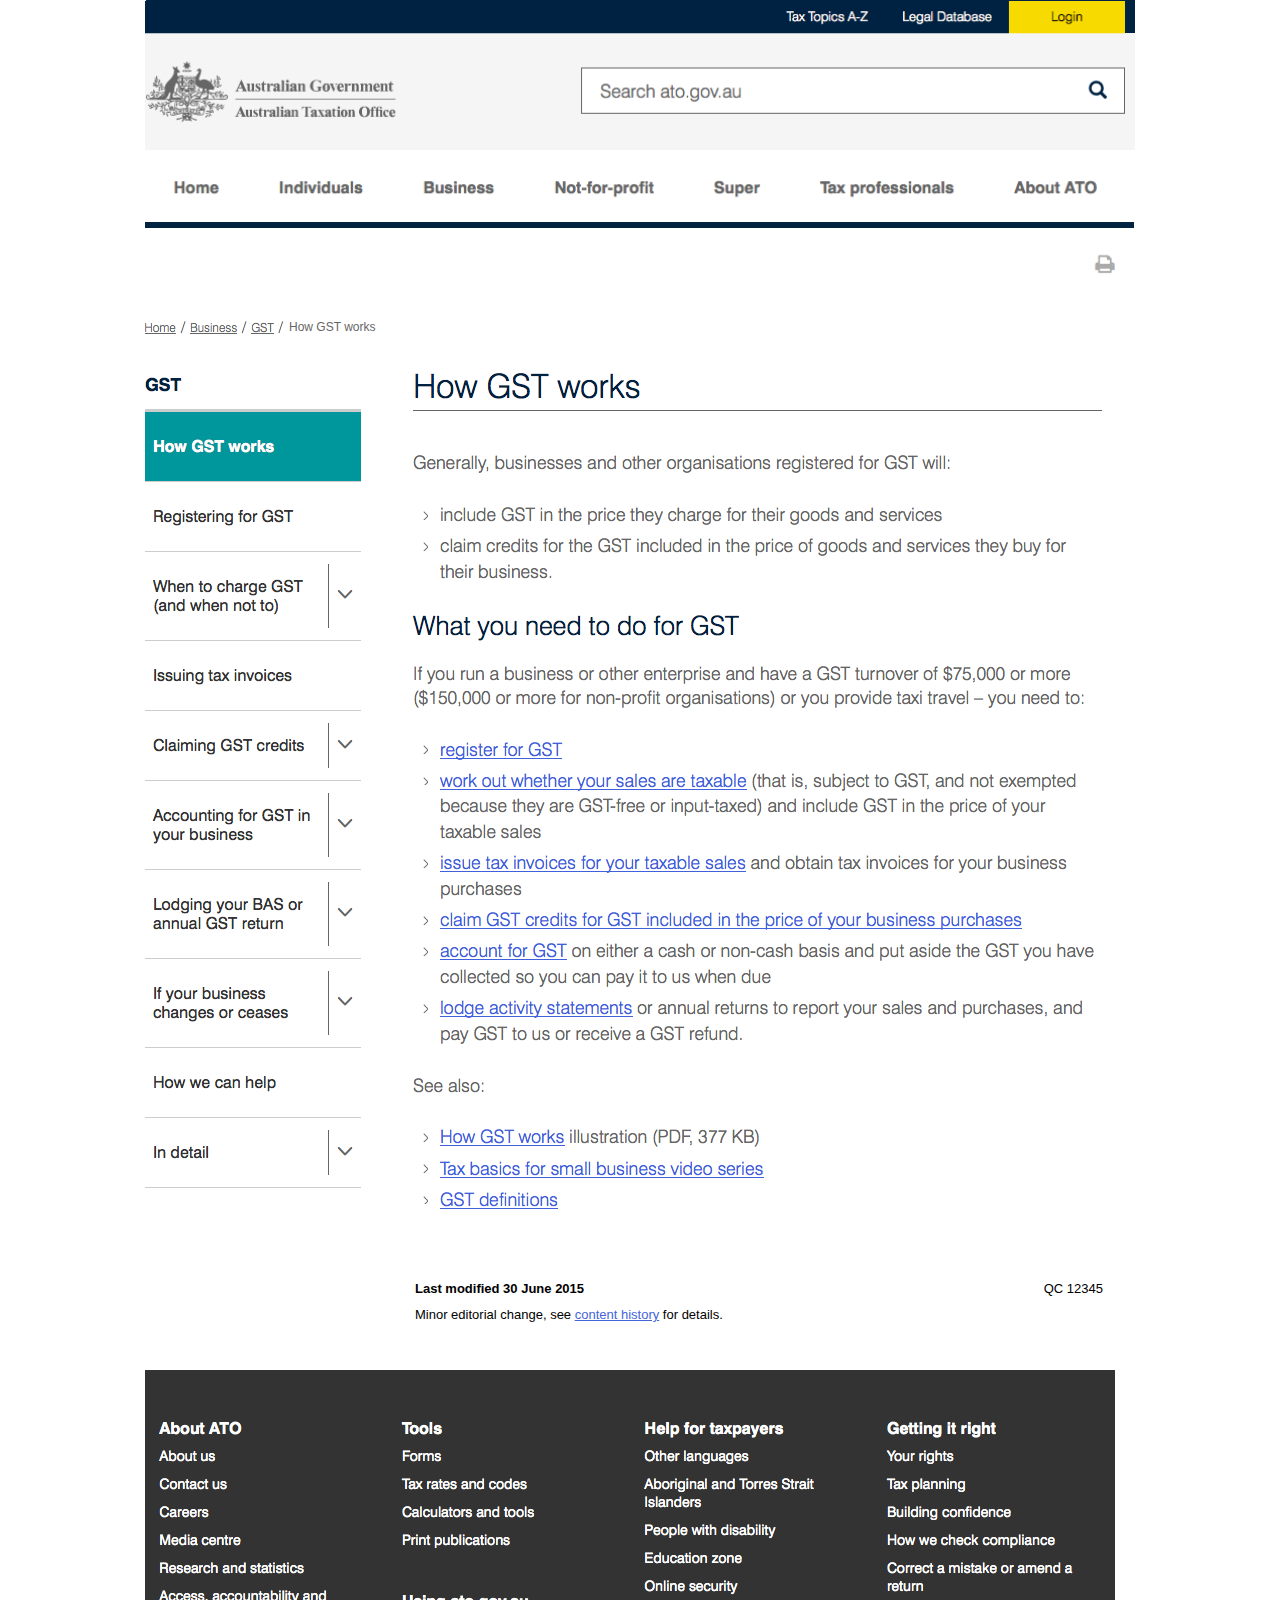
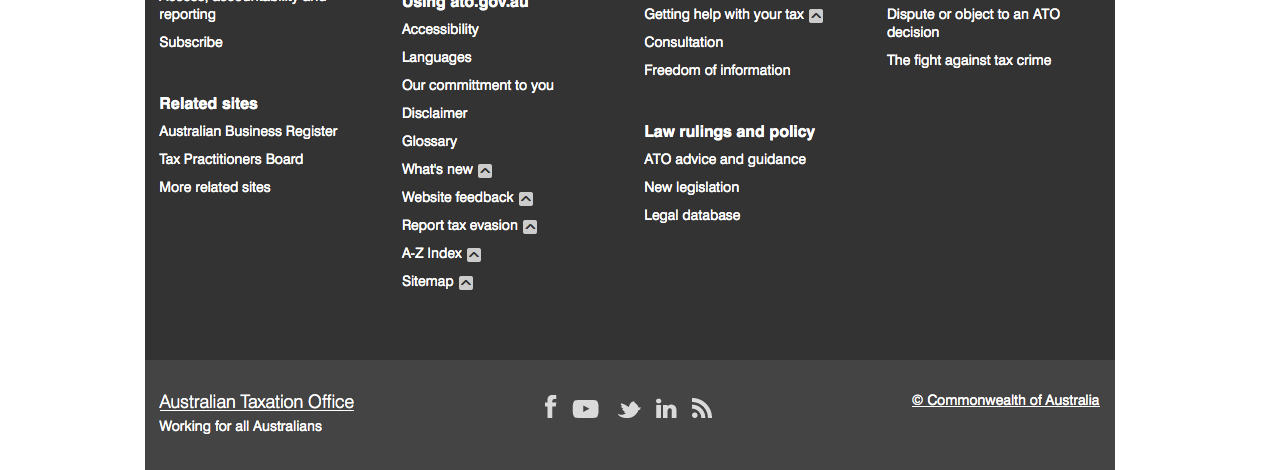
<file: resources/reload.html>
﻿<html>
	<head>
		<title></title>
	</head>
	<body>
	
	<script language="javascript">
	function getUrl() {
      var query = window.location.hash.substring(1);
      var vars = query.split("&&&");
      for (var i=0;i<vars.length;i++) {
        var url = vars[i];
        return decodeURI(url).replace("html%23","html#");
      } 
    }

    var rel = '../';
    var url = getUrl();
    if (url.indexOf(":") > 0 && url.indexOf(":") < 10) rel = '';
	self.location.href = rel + url;
	</script>
	
	</body>
</html>
</file>
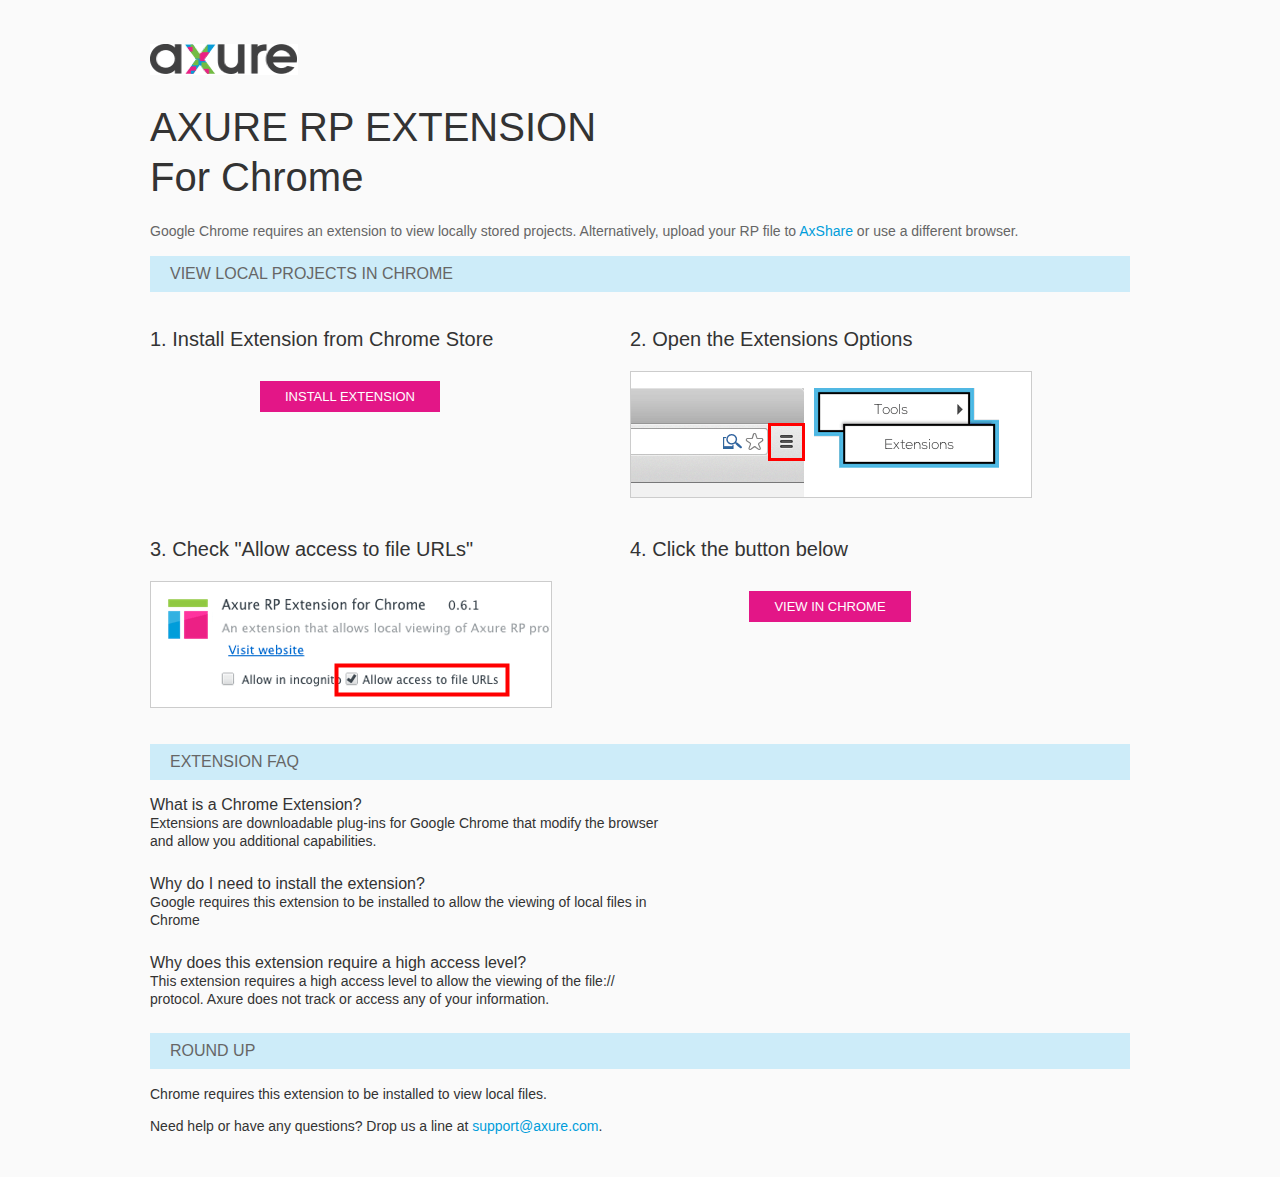
<file: resources/chrome/chrome.html>
<html>
<head>
    <title>Install the Axure RP Chrome Extension</title>
    <style type="text/css">
        *
        {
            font-family: Helvetica, Arial, sans-serif;
        }
        body
        {
            text-align: center;
            background-color: #fafafa;
        }
        p
        {
            font-size: 14px;
            line-height: 18px;
            color: #333333;
        }
        div.container
        {
            width: 980px;
            margin-left: auto;
            margin-right: auto;
            text-align: left;
        }
        a
        {
            text-decoration: none;
            color: #009dda;
        }
        .button
        {
            background: #E31687;
            font: normal 16px Arial, sans-serif;
            color: #FFFFFF;
            padding: 8px 25px 8px 25px;
            border: 0;
            display: inline-block;
            margin-top: 10px;
            text-transform: uppercase;
            font-size: 13px;
        }
        a:hover.button
        {
            opacity: .8;
        }
        div.left
        {
            width: 400px;
            float: left;
            margin-right: 80px;
        }
        div.right
        {
            width: 400px;
            float: left;
        }
        div.buttonContainer
        {
            text-align: center;
        }
        h1
        {
            font-size: 40px;
            color: #333333;
            line-height: 50px;
            margin-bottom: 20px;
            font-weight: normal;
        }
        h2
        {
            font-size: 38px;
            font-weight: normal;
            color: #08639C;
            text-align: center;
        }
        h3
        {
            font-size: 20px;
            color: #333333;
            font-weight: normal;
        }
        .heading
        {
            background-color: #cdecf9;
            height: 36px;
            line-height: 36px;
            padding-left: 20px;
            font-size: 16px;
            color: #666666;
        }
        span.faq
        {
            font-size: 16px;
            font-weight: normal;
            color: #333333;
            display: block;
        }
    </style>
</head>
<body>
    <div class="container">
        <br />
        <br />
        <img src="axure_logo.gif" alt="axure" />
        <br />
        <h1>
            AXURE RP EXTENSION<br />
            For Chrome</h1>
        <p style="font-size: 14px; color: #666666; margin-top: 10px;">
            Google Chrome requires an extension to view locally stored projects. Alternatively,
            upload your RP file to <a href="https://share.axure.com">AxShare</a> or use a different
            browser.</p>
        <h3 class="heading">
            VIEW LOCAL PROJECTS IN CHROME</h3>
        <div class="left">
            <h3>
                1. Install Extension from Chrome Store</h3>
            <div class="buttonContainer">
                <a class="button" href="https://chrome.google.com/webstore/detail/dogkpdfcklifaemcdfbildhcofnopogp"
                    target="_blank">Install Extension</a>
            </div>
        </div>
        <div class="right">
            <h3>
                2. Open the Extensions Options</h3>
            <img src="extensions_menu.gif" alt="extensions" />
        </div>
        <div style="clear: both; height: 20px;">
            &nbsp;</div>
        <div class="left">
            <h3>
                3. Check "Allow access to file URLs"</h3>
            <img src="allow_access.gif" alt="allow access" />
        </div>
        <div class="right">
            <h3>
                4. Click the button below</h3>
            <div class="buttonContainer">
                <a class="button" href="../../start.html">View in Chrome</a>
            </div>
        </div>
        <div style="clear: both; height: 20px;">
        </div>
        <h3 class="heading">
            EXTENSION FAQ</h3>
        <p>
            <span class="faq">What is a Chrome Extension?</span> Extensions are downloadable
            plug-ins for Google Chrome that modify the browser<br />
            and allow you additional capabilities.
        </p>
        <p style="margin-top: 25px;">
            <span class="faq">Why do I need to install the extension?</span> Google requires
            this extension to be installed to allow the viewing of local files in<br />
            Chrome
        </p>
        <p style="margin-top: 25px; margin-bottom: 25px;">
            <span class="faq">Why does this extension require a high access level?</span> This
            extension requires a high access level to allow the viewing of the file://<br />
            protocol. Axure does not track or access any of your information.
        </p>
        <h3 class="heading">
            ROUND UP</h3>
        <p>
            Chrome requires this extension to be installed to view local files.</p>
        <p>
            Need help or have any questions? Drop us a line at <a href="mailto:support@axure.com">
                support@axure.com</a>.
        </p>
        <div style="clear: both; height: 20px;">
        </div>
    </div>
</body>
</html>
</file>
<file: resources/css/axure_rp_page.css>
﻿/* so the window resize fires within a frame in IE7 */
html, body {
    height: 100%;    
}

a {
	color: inherit;
}

p {
	margin: 0px;
}

iframe {
	background: #FFFFFF;
}

/* to match IE with C, FF */
input {
    padding: 1px 0px 1px 0px;
    box-sizing: border-box;
    -moz-box-sizing: border-box;
}

textarea {
    margin: 0px;
    box-sizing: border-box;
    -moz-box-sizing: border-box;
}

div.intcases {
	font-family: arial; 
	font-size: 12px;
    text-align:left; 
	border:1px solid #AAA; 
	background:#FFF none repeat scroll 0% 0%; 
	z-index:9999; 
	visibility:hidden; 
	position:absolute;
    padding: 0px;
    border-radius: 3px;
	white-space: nowrap;
}

div.intcaselink {
	cursor: pointer;
    padding: 3px 8px 3px 8px;
    margin: 5px;
	background:#EEE none repeat scroll 0% 0%; 
	border:1px solid #AAA;
    border-radius: 3px;
}

div.refpageimage {
	position: absolute;
    left: 0px;
    top: 0px;
	font-size: 0px;
	width: 16px;
	height: 16px;
	cursor: pointer;
	background-image: url(images/newwindow.gif);
	background-repeat: no-repeat;
}

div.annnoteimage {
	position: absolute;
    left: 0px;
    top: 0px;
	font-size: 0px;
	width: 16px;
	height: 12px;
	cursor: help;
	background-image: url(images/note.gif);
	background-repeat: no-repeat;
}

div.annnotelabel {
	position: absolute;
    left: 0px;
    top: 0px;
	font-family: Arial;
	font-size: 10px;
	border: 1px solid rgb(166,221,242);
	cursor: help;
	background:rgb(0,157,217) none repeat scroll 0% 0%; 
	padding-left:3px; 
	padding-right:3px;
	white-space: nowrap;
	color: white;
}
 
.annotationName {
	font-size: 13px;
	font-weight: bold;
	margin-bottom: 3px;
	white-space: nowrap;
}

.annotation {
	font-size: 12px;
	padding-left: 2px;
	margin-bottom: 5px;
}

/* this is a fix for the issue where dialogs jump around and takes the text-align from the body */
.dialogFix {
    position:absolute;
    text-align:left;
}


@keyframes pulsate {
  from {
    box-shadow: 0 0 10px #74BA11;
  }
  to {
    box-shadow: 0 0 20px #74BA11;
  }
}

@-webkit-keyframes pulsate {
  from {
    -webkit-box-shadow: 0 0 10px #74BA11;
    box-shadow: 0 0 10px #74BA11;
  }
  to {
    -webkit-box-shadow: 0 0 20px #74BA11;
    box-shadow: 0 0 20px #74BA11;
  }
}
 
@-moz-keyframes pulsate {
  from {
    -moz-box-shadow: 0 0 10px #74BA11;
    box-shadow: 0 0 10px #74BA11;
  }
  to {
    -moz-box-shadow: 0 0 20px #74BA11;
    box-shadow: 0 0 20px #74BA11;
  }
}

.legacyPulsateBorder {
	border: 5px solid #74BA11;
	margin: -5px;
}

.pulsateBorder {
  animation-name: pulsate;
  animation-timing-function: ease-in-out;
  animation-duration: 0.9s;
  animation-iteration-count: infinite;
  animation-direction: alternate;
  
  -webkit-animation-name: pulsate;
  -webkit-animation-timing-function: ease-in-out;
  -webkit-animation-duration: 0.9s;
  -webkit-animation-iteration-count: infinite;
  -webkit-animation-direction: alternate;

  -moz-animation-name: pulsate;
  -moz-animation-timing-function: ease-in-out;
  -moz-animation-duration: 0.9s;
  -moz-animation-iteration-count: infinite;
  -moz-animation-direction: alternate;
}
</file>
<file: data/styles.css>
﻿.ax_shape {
  font-family:'ArialMT', 'Arial';
  font-weight:400;
  font-style:normal;
  font-size:13px;
  color:#333333;
  text-align:center;
  line-height:normal;
}
.ax_paragraph {
  font-family:'ArialMT', 'Arial';
  font-weight:400;
  font-style:normal;
  font-size:13px;
  color:#333333;
  text-align:left;
  line-height:normal;
}
.ax_h1 {
  font-family:'Arial-BoldMT', 'Arial Bold', 'Arial';
  font-weight:700;
  font-style:normal;
  font-size:32px;
  color:#333333;
  text-align:left;
  line-height:normal;
}
.ax_h2 {
  font-family:'Arial-BoldMT', 'Arial Bold', 'Arial';
  font-weight:700;
  font-style:normal;
  font-size:24px;
  color:#333333;
  text-align:left;
  line-height:normal;
}
.ax_h3 {
  font-family:'Arial-BoldMT', 'Arial Bold', 'Arial';
  font-weight:700;
  font-style:normal;
  font-size:18px;
  color:#333333;
  text-align:left;
  line-height:normal;
}
.ax_h4 {
  font-family:'Arial-BoldMT', 'Arial Bold', 'Arial';
  font-weight:700;
  font-style:normal;
  font-size:14px;
  color:#333333;
  text-align:left;
  line-height:normal;
}
.ax_h5 {
  font-family:'Arial-BoldMT', 'Arial Bold', 'Arial';
  font-weight:700;
  font-style:normal;
  font-size:13px;
  color:#333333;
  text-align:left;
  line-height:normal;
}
.ax_h6 {
  font-family:'Arial-BoldMT', 'Arial Bold', 'Arial';
  font-weight:700;
  font-style:normal;
  font-size:10px;
  color:#333333;
  text-align:left;
  line-height:normal;
}
.ax_image {
  font-family:'ArialMT', 'Arial';
  font-weight:400;
  font-style:normal;
  font-size:13px;
  color:#000000;
  text-align:center;
  line-height:normal;
}
.ax_text_link {
  color:#0000FF;
}
.ax_text_link_mouse_over {
}
.ax_text_link_mouse_down {
}
.ax_text_field {
  font-family:'ArialMT', 'Arial';
  font-weight:400;
  font-style:normal;
  font-size:13px;
  color:#000000;
  text-align:left;
  line-height:normal;
}
.ax_text_area {
  font-family:'ArialMT', 'Arial';
  font-weight:400;
  font-style:normal;
  font-size:13px;
  color:#000000;
  text-align:left;
  line-height:normal;
}
.ax_droplist {
  font-family:'ArialMT', 'Arial';
  font-weight:400;
  font-style:normal;
  font-size:13px;
  color:#000000;
  text-align:left;
  line-height:normal;
}
.ax_list_box {
  font-family:'ArialMT', 'Arial';
  font-weight:400;
  font-style:normal;
  font-size:13px;
  color:#000000;
  text-align:left;
  line-height:normal;
}
.ax_checkbox {
  font-family:'ArialMT', 'Arial';
  font-weight:400;
  font-style:normal;
  font-size:13px;
  color:#333333;
  text-align:left;
  line-height:normal;
}
.ax_radio_button {
  font-family:'ArialMT', 'Arial';
  font-weight:400;
  font-style:normal;
  font-size:13px;
  color:#333333;
  text-align:left;
  line-height:normal;
}
.ax_flow_shape {
  font-family:'ArialMT', 'Arial';
  font-weight:400;
  font-style:normal;
  font-size:13px;
  color:#333333;
  text-align:center;
  line-height:normal;
}
.ax_tree_node {
  font-family:'ArialMT', 'Arial';
  font-weight:400;
  font-style:normal;
  font-size:13px;
  color:#333333;
  text-align:left;
  line-height:normal;
}
.ax_html_button {
  font-family:'ArialMT', 'Arial';
  font-weight:400;
  font-style:normal;
  font-size:13px;
  color:#000000;
  text-align:center;
  line-height:normal;
}
.ax_hot_spot {
  font-size:13px;
  color:#333333;
  text-align:center;
  line-height:normal;
}
.ax_inline_frame {
  font-size:13px;
  color:#333333;
  text-align:center;
  line-height:normal;
}
.ax_dynamic_panel {
  font-size:13px;
  color:#333333;
  text-align:center;
  line-height:normal;
}
.ax_master {
  font-size:13px;
  color:#333333;
  text-align:center;
  line-height:normal;
}
.ax_repeater {
  font-family:'ArialMT', 'Arial';
  font-weight:400;
  font-style:normal;
  font-size:13px;
  color:#333333;
  text-align:center;
  line-height:normal;
}
.ax_table {
  font-family:'ArialMT', 'Arial';
  font-weight:400;
  font-style:normal;
  font-size:13px;
  color:#333333;
  text-align:center;
  line-height:normal;
}
.ax_table_cell {
  font-family:'ArialMT', 'Arial';
  font-weight:400;
  font-style:normal;
  font-size:13px;
  color:#333333;
  text-align:left;
  line-height:normal;
}
.ax_menu {
  font-size:13px;
  color:#000000;
  text-align:center;
  line-height:normal;
}
.ax_horizontal_line {
  font-size:13px;
  color:#333333;
  text-align:center;
  line-height:normal;
}
.ax_vertical_line {
  font-size:13px;
  color:#333333;
  text-align:center;
  line-height:normal;
}
.ax_connector {
  font-family:'ArialMT', 'Arial';
  font-weight:400;
  font-style:normal;
  font-size:13px;
  color:#333333;
  text-align:center;
  line-height:normal;
}
</file>
<file: files/index/styles.css>
body {
  margin:0px auto;
  background-image:none;
  position:relative;
  left:auto;
  width:990px;
  text-align:left;
}
#base {
  position:absolute;
  z-index:0;
}
#u0 {
  position:absolute;
  left:0px;
  top:291px;
}
#u0_state0 {
  position:relative;
  left:0px;
  top:0px;
  background-image:none;
}
#u0_state0_content {
  position:absolute;
  left:0px;
  top:0px;
  width:1px;
  height:1px;
}
#u1 {
  position:absolute;
  left:0px;
  top:81px;
  width:218px;
  height:817px;
}
#u1_img {
  position:absolute;
  left:0px;
  top:0px;
  width:218px;
  height:817px;
}
#u2 {
  position:absolute;
  left:2px;
  top:400px;
  width:214px;
  visibility:hidden;
  word-wrap:break-word;
}
#u3 {
  position:absolute;
  left:218px;
  top:80px;
  width:740px;
  height:849px;
}
#u3_img {
  position:absolute;
  left:0px;
  top:0px;
  width:740px;
  height:849px;
}
#u4 {
  position:absolute;
  left:2px;
  top:416px;
  width:736px;
  visibility:hidden;
  word-wrap:break-word;
}
#u5 {
  position:absolute;
  left:-5px;
  top:21px;
  width:150px;
  height:29px;
}
#u5_img {
  position:absolute;
  left:0px;
  top:0px;
  width:150px;
  height:29px;
}
#u6 {
  position:absolute;
  left:2px;
  top:6px;
  width:146px;
  visibility:hidden;
  word-wrap:break-word;
}
#u7 {
  position:absolute;
  left:144px;
  top:29px;
  width:87px;
  height:14px;
  font-family:'Helvetica-Light', 'Helvetica Light', 'Helvetica';
  font-weight:200;
  font-style:normal;
  font-size:12px;
  color:#666666;
}
#u7_img {
  position:absolute;
  left:0px;
  top:0px;
  width:87px;
  height:14px;
}
#u8 {
  position:absolute;
  left:0px;
  top:0px;
  width:87px;
  white-space:nowrap;
}
#u9 {
  position:absolute;
  left:270px;
  top:990px;
  width:360px;
  height:16px;
  font-family:'Helvetica-Bold', 'Helvetica Bold', 'Helvetica';
  font-weight:700;
  font-style:normal;
  color:#000000;
}
#u9_img {
  position:absolute;
  left:0px;
  top:0px;
  width:360px;
  height:16px;
}
#u10 {
  position:absolute;
  left:0px;
  top:0px;
  width:360px;
  word-wrap:break-word;
}
#u11 {
  position:absolute;
  left:870px;
  top:990px;
  width:88px;
  height:16px;
  font-family:'Helvetica-Light', 'Helvetica Light', 'Helvetica';
  font-weight:200;
  font-style:normal;
  color:#000000;
  text-align:right;
}
#u11_img {
  position:absolute;
  left:0px;
  top:0px;
  width:88px;
  height:16px;
}
#u12 {
  position:absolute;
  left:0px;
  top:0px;
  width:88px;
  word-wrap:break-word;
}
#u13 {
  position:absolute;
  left:270px;
  top:1016px;
  width:360px;
  height:16px;
  font-family:'Helvetica-Light', 'Helvetica Light', 'Helvetica';
  font-weight:200;
  font-style:normal;
}
#u13_img {
  position:absolute;
  left:0px;
  top:0px;
  width:360px;
  height:16px;
}
#u14 {
  position:absolute;
  left:0px;
  top:0px;
  width:360px;
  word-wrap:break-word;
}
#u17 {
  position:absolute;
  left:0px;
  top:1370px;
  width:970px;
  height:590px;
  overflow:hidden;
}
#u17_state0 {
  position:absolute;
  left:0px;
  top:0px;
  width:970px;
  height:590px;
  -ms-overflow-x:hidden;
  overflow-x:hidden;
  -ms-overflow-y:hidden;
  overflow-y:hidden;
  background-color:rgba(51, 51, 51, 1);
  background-image:none;
}
#u17_state0_content {
  position:absolute;
  left:0px;
  top:0px;
  width:1px;
  height:1px;
}
#u18 {
  position:absolute;
  left:0px;
  top:1960px;
  width:970px;
  height:110px;
  overflow:hidden;
}
#u18_state0 {
  position:absolute;
  left:0px;
  top:0px;
  width:970px;
  height:110px;
  -ms-overflow-x:hidden;
  overflow-x:hidden;
  -ms-overflow-y:hidden;
  overflow-y:hidden;
  background-color:rgba(68, 68, 68, 1);
  background-image:none;
}
#u18_state0_content {
  position:absolute;
  left:0px;
  top:0px;
  width:1px;
  height:1px;
}
#u19 {
  position:absolute;
  left:10px;
  top:1412px;
}
#u19_state0 {
  position:relative;
  left:0px;
  top:0px;
  background-image:none;
}
#u19_state0_content {
  position:absolute;
  left:0px;
  top:0px;
  width:1px;
  height:1px;
}
#u20 {
  position:absolute;
  left:0px;
  top:0px;
  width:949px;
  height:627px;
}
#u20_img {
  position:absolute;
  left:0px;
  top:0px;
  width:949px;
  height:627px;
}
#u21 {
  position:absolute;
  left:2px;
  top:306px;
  width:945px;
  visibility:hidden;
  word-wrap:break-word;
}
#u23 {
  position:absolute;
  left:1px;
  top:33px;
  width:989px;
  height:117px;
  overflow:hidden;
}
#u23_state0 {
  position:absolute;
  left:0px;
  top:0px;
  width:989px;
  height:117px;
  -ms-overflow-x:hidden;
  overflow-x:hidden;
  -ms-overflow-y:hidden;
  overflow-y:hidden;
  background-color:rgba(245, 245, 245, 1);
  background-image:none;
}
#u23_state0_content {
  position:absolute;
  left:0px;
  top:0px;
  width:1px;
  height:1px;
}
#u24 {
  position:absolute;
  left:1px;
  top:0px;
  width:989px;
  height:33px;
  overflow:hidden;
}
#u24_state0 {
  position:absolute;
  left:0px;
  top:0px;
  width:989px;
  height:33px;
  -ms-overflow-x:hidden;
  overflow-x:hidden;
  -ms-overflow-y:hidden;
  overflow-y:hidden;
  background-color:rgba(0, 35, 65, 1);
  background-image:none;
}
#u24_state0_content {
  position:absolute;
  left:0px;
  top:0px;
  width:1px;
  height:1px;
}
#u25 {
  position:absolute;
  left:0px;
  top:1px;
  width:980px;
  height:290px;
  overflow:hidden;
}
#u25_state0 {
  position:absolute;
  left:0px;
  top:0px;
  width:980px;
  height:290px;
  -ms-overflow-x:hidden;
  overflow-x:hidden;
  -ms-overflow-y:hidden;
  overflow-y:hidden;
  background-image:none;
}
#u25_state0_content {
  position:absolute;
  left:0px;
  top:0px;
  width:1px;
  height:1px;
}
#u26 {
  position:absolute;
  left:0px;
  top:0px;
  width:980px;
  height:296px;
}
#u26_img {
  position:absolute;
  left:0px;
  top:0px;
  width:980px;
  height:296px;
}
#u27 {
  position:absolute;
  left:2px;
  top:140px;
  width:976px;
  visibility:hidden;
  word-wrap:break-word;
}
#u28 {
  position:absolute;
  left:971px;
  top:294px;
  width:1px;
  height:53px;
}
#u28_img {
  position:absolute;
  left:0px;
  top:0px;
  width:1px;
  height:53px;
}
#u29 {
  position:absolute;
  left:2px;
  top:18px;
  width:1px;
  visibility:hidden;
  word-wrap:break-word;
}
#u30 {
  position:absolute;
  left:0px;
  top:222px;
  width:989px;
  height:6px;
  overflow:hidden;
}
#u30_state0 {
  position:absolute;
  left:0px;
  top:0px;
  width:989px;
  height:6px;
  -ms-overflow-x:hidden;
  overflow-x:hidden;
  -ms-overflow-y:hidden;
  overflow-y:hidden;
  background-color:rgba(0, 35, 65, 1);
  background-image:none;
}
#u30_state0_content {
  position:absolute;
  left:0px;
  top:0px;
  width:1px;
  height:1px;
}
</file>
<file: files/content_history/styles.css>
body {
  margin:0px auto;
  background-image:none;
  position:relative;
  left:auto;
  width:990px;
  text-align:left;
}
#base {
  position:absolute;
  z-index:0;
}
#u1 {
  position:absolute;
  left:1px;
  top:33px;
  width:989px;
  height:117px;
  overflow:hidden;
}
#u1_state0 {
  position:absolute;
  left:0px;
  top:0px;
  width:989px;
  height:117px;
  -ms-overflow-x:hidden;
  overflow-x:hidden;
  -ms-overflow-y:hidden;
  overflow-y:hidden;
  background-color:rgba(245, 245, 245, 1);
  background-image:none;
}
#u1_state0_content {
  position:absolute;
  left:0px;
  top:0px;
  width:1px;
  height:1px;
}
#u2 {
  position:absolute;
  left:1px;
  top:0px;
  width:989px;
  height:33px;
  overflow:hidden;
}
#u2_state0 {
  position:absolute;
  left:0px;
  top:0px;
  width:989px;
  height:33px;
  -ms-overflow-x:hidden;
  overflow-x:hidden;
  -ms-overflow-y:hidden;
  overflow-y:hidden;
  background-color:rgba(0, 35, 65, 1);
  background-image:none;
}
#u2_state0_content {
  position:absolute;
  left:0px;
  top:0px;
  width:1px;
  height:1px;
}
#u3 {
  position:absolute;
  left:0px;
  top:1px;
  width:980px;
  height:290px;
  overflow:hidden;
}
#u3_state0 {
  position:absolute;
  left:0px;
  top:0px;
  width:980px;
  height:290px;
  -ms-overflow-x:hidden;
  overflow-x:hidden;
  -ms-overflow-y:hidden;
  overflow-y:hidden;
  background-image:none;
}
#u3_state0_content {
  position:absolute;
  left:0px;
  top:0px;
  width:1px;
  height:1px;
}
#u4 {
  position:absolute;
  left:0px;
  top:0px;
  width:980px;
  height:296px;
}
#u4_img {
  position:absolute;
  left:0px;
  top:0px;
  width:980px;
  height:296px;
}
#u5 {
  position:absolute;
  left:2px;
  top:140px;
  width:976px;
  visibility:hidden;
  word-wrap:break-word;
}
#u6 {
  position:absolute;
  left:971px;
  top:294px;
  width:1px;
  height:53px;
}
#u6_img {
  position:absolute;
  left:0px;
  top:0px;
  width:1px;
  height:53px;
}
#u7 {
  position:absolute;
  left:2px;
  top:18px;
  width:1px;
  visibility:hidden;
  word-wrap:break-word;
}
#u8 {
  position:absolute;
  left:0px;
  top:222px;
  width:989px;
  height:6px;
  overflow:hidden;
}
#u8_state0 {
  position:absolute;
  left:0px;
  top:0px;
  width:989px;
  height:6px;
  -ms-overflow-x:hidden;
  overflow-x:hidden;
  -ms-overflow-y:hidden;
  overflow-y:hidden;
  background-color:rgba(0, 35, 65, 1);
  background-image:none;
}
#u8_state0_content {
  position:absolute;
  left:0px;
  top:0px;
  width:1px;
  height:1px;
}
#u9 {
  position:absolute;
  left:0px;
  top:291px;
}
#u9_state0 {
  position:relative;
  left:0px;
  top:0px;
  background-image:none;
}
#u9_state0_content {
  position:absolute;
  left:0px;
  top:0px;
  width:1px;
  height:1px;
}
#u10 {
  position:absolute;
  left:268px;
  top:329px;
  width:685px;
  height:52px;
}
#u10_img {
  position:absolute;
  left:0px;
  top:0px;
  width:685px;
  height:52px;
}
#u11 {
  position:absolute;
  left:2px;
  top:18px;
  width:681px;
  visibility:hidden;
  word-wrap:break-word;
}
#u12 {
  position:absolute;
  left:144px;
  top:29px;
  width:184px;
  height:14px;
  font-family:'Helvetica-Light', 'Helvetica Light', 'Helvetica';
  font-weight:200;
  font-style:normal;
  font-size:12px;
  color:#666666;
}
#u12_img {
  position:absolute;
  left:0px;
  top:0px;
  width:184px;
  height:14px;
}
#u13 {
  position:absolute;
  left:0px;
  top:0px;
  width:184px;
  white-space:nowrap;
}
#u15 {
  position:absolute;
  left:268px;
  top:81px;
  width:693px;
  height:63px;
}
#u15_img {
  position:absolute;
  left:0px;
  top:0px;
  width:693px;
  height:63px;
}
#u16 {
  position:absolute;
  left:2px;
  top:24px;
  width:689px;
  visibility:hidden;
  word-wrap:break-word;
}
#u17 {
  position:absolute;
  left:0px;
  top:81px;
  width:218px;
  height:817px;
}
#u17_img {
  position:absolute;
  left:0px;
  top:0px;
  width:218px;
  height:817px;
}
#u18 {
  position:absolute;
  left:2px;
  top:400px;
  width:214px;
  visibility:hidden;
  word-wrap:break-word;
}
#u19 {
  position:absolute;
  left:-5px;
  top:21px;
  width:150px;
  height:29px;
}
#u19_img {
  position:absolute;
  left:0px;
  top:0px;
  width:150px;
  height:29px;
}
#u20 {
  position:absolute;
  left:2px;
  top:6px;
  width:146px;
  visibility:hidden;
  word-wrap:break-word;
}
#u21 {
  position:absolute;
  left:280px;
  top:398px;
  width:115px;
  height:24px;
  font-family:'Helvetica-Light', 'Helvetica Light', 'Helvetica';
  font-weight:200;
  font-style:normal;
  font-size:17px;
  line-height:24px;
}
#u21_img {
  position:absolute;
  left:0px;
  top:0px;
  width:115px;
  height:24px;
}
#u22 {
  position:absolute;
  left:0px;
  top:0px;
  width:115px;
  white-space:nowrap;
}
#u24 {
  position:absolute;
  left:280px;
  top:481px;
  width:137px;
  height:24px;
  font-family:'Helvetica-Light', 'Helvetica Light', 'Helvetica';
  font-weight:200;
  font-style:normal;
  font-size:17px;
  color:#666666;
  line-height:24px;
}
#u24_img {
  position:absolute;
  left:0px;
  top:0px;
  width:137px;
  height:24px;
}
#u25 {
  position:absolute;
  left:0px;
  top:0px;
  width:137px;
  white-space:nowrap;
}
#u26 {
  position:absolute;
  left:280px;
  top:571px;
  width:102px;
  height:24px;
  font-family:'Helvetica-Light', 'Helvetica Light', 'Helvetica';
  font-weight:200;
  font-style:normal;
  font-size:17px;
  color:#666666;
  line-height:24px;
}
#u26_img {
  position:absolute;
  left:0px;
  top:0px;
  width:102px;
  height:24px;
}
#u27 {
  position:absolute;
  left:0px;
  top:0px;
  width:102px;
  white-space:nowrap;
}
#u28 {
  position:absolute;
  left:280px;
  top:651px;
  width:95px;
  height:24px;
  font-family:'Helvetica-Light', 'Helvetica Light', 'Helvetica';
  font-weight:200;
  font-style:normal;
  font-size:17px;
  color:#666666;
  line-height:24px;
}
#u28_img {
  position:absolute;
  left:0px;
  top:0px;
  width:95px;
  height:24px;
}
#u29 {
  position:absolute;
  left:0px;
  top:0px;
  width:95px;
  white-space:nowrap;
}
#u30 {
  position:absolute;
  left:280px;
  top:751px;
  width:147px;
  height:24px;
  font-family:'Helvetica-Light', 'Helvetica Light', 'Helvetica';
  font-weight:200;
  font-style:normal;
  font-size:17px;
  color:#666666;
  line-height:24px;
}
#u30_img {
  position:absolute;
  left:0px;
  top:0px;
  width:147px;
  height:24px;
}
#u31 {
  position:absolute;
  left:0px;
  top:0px;
  width:147px;
  white-space:nowrap;
}
#u32 {
  position:absolute;
  left:280px;
  top:345px;
  width:38px;
  height:20px;
  font-family:'Helvetica-Bold', 'Helvetica Bold', 'Helvetica';
  font-weight:700;
  font-style:normal;
  font-size:17px;
  color:#666666;
}
#u32_img {
  position:absolute;
  left:0px;
  top:0px;
  width:38px;
  height:20px;
}
#u33 {
  position:absolute;
  left:0px;
  top:0px;
  width:38px;
  white-space:nowrap;
}
#u34 {
  position:absolute;
  left:263px;
  top:329px;
  width:10px;
  height:497px;
}
#u34_start {
  position:absolute;
  left:-5px;
  top:0px;
  width:20px;
  height:18px;
}
#u34_end {
  position:absolute;
  left:-5px;
  top:480px;
  width:20px;
  height:18px;
}
#u34_line {
  position:absolute;
  left:5px;
  top:0px;
  width:1px;
  height:497px;
}
#u35 {
  position:absolute;
  left:947px;
  top:329px;
  width:10px;
  height:497px;
}
#u35_start {
  position:absolute;
  left:-5px;
  top:0px;
  width:20px;
  height:18px;
}
#u35_end {
  position:absolute;
  left:-5px;
  top:480px;
  width:20px;
  height:18px;
}
#u35_line {
  position:absolute;
  left:5px;
  top:0px;
  width:1px;
  height:497px;
}
#u36 {
  position:absolute;
  left:268px;
  top:460px;
  width:685px;
  height:10px;
}
#u36_start {
  position:absolute;
  left:0px;
  top:-5px;
  width:18px;
  height:20px;
}
#u36_end {
  position:absolute;
  left:668px;
  top:-5px;
  width:18px;
  height:20px;
}
#u36_line {
  position:absolute;
  left:0px;
  top:5px;
  width:685px;
  height:1px;
}
#u37 {
  position:absolute;
  left:268px;
  top:550px;
  width:685px;
  height:10px;
}
#u37_start {
  position:absolute;
  left:0px;
  top:-5px;
  width:18px;
  height:20px;
}
#u37_end {
  position:absolute;
  left:668px;
  top:-5px;
  width:18px;
  height:20px;
}
#u37_line {
  position:absolute;
  left:0px;
  top:5px;
  width:685px;
  height:1px;
}
#u38 {
  position:absolute;
  left:268px;
  top:630px;
  width:685px;
  height:10px;
}
#u38_start {
  position:absolute;
  left:0px;
  top:-5px;
  width:18px;
  height:20px;
}
#u38_end {
  position:absolute;
  left:668px;
  top:-5px;
  width:18px;
  height:20px;
}
#u38_line {
  position:absolute;
  left:0px;
  top:5px;
  width:685px;
  height:1px;
}
#u39 {
  position:absolute;
  left:268px;
  top:730px;
  width:685px;
  height:10px;
}
#u39_start {
  position:absolute;
  left:0px;
  top:-5px;
  width:18px;
  height:20px;
}
#u39_end {
  position:absolute;
  left:668px;
  top:-5px;
  width:18px;
  height:20px;
}
#u39_line {
  position:absolute;
  left:0px;
  top:5px;
  width:685px;
  height:1px;
}
#u40 {
  position:absolute;
  left:268px;
  top:820px;
  width:685px;
  height:10px;
}
#u40_start {
  position:absolute;
  left:0px;
  top:-5px;
  width:18px;
  height:20px;
}
#u40_end {
  position:absolute;
  left:668px;
  top:-5px;
  width:18px;
  height:20px;
}
#u40_line {
  position:absolute;
  left:0px;
  top:5px;
  width:685px;
  height:1px;
}
#u41 {
  position:absolute;
  left:268px;
  top:850px;
  width:112px;
  height:18px;
  font-family:'Helvetica-Light', 'Helvetica Light', 'Helvetica';
  font-weight:200;
  font-style:normal;
  font-size:15px;
  color:#666666;
}
#u41_img {
  position:absolute;
  left:0px;
  top:0px;
  width:112px;
  height:18px;
}
#u42 {
  position:absolute;
  left:0px;
  top:0px;
  width:112px;
  white-space:nowrap;
}
#u43 {
  position:absolute;
  left:268px;
  top:257px;
  width:685px;
  height:10px;
}
#u43_start {
  position:absolute;
  left:0px;
  top:-5px;
  width:18px;
  height:20px;
}
#u43_end {
  position:absolute;
  left:668px;
  top:-5px;
  width:18px;
  height:20px;
}
#u43_line {
  position:absolute;
  left:0px;
  top:4px;
  width:685px;
  height:3px;
}
#u44 {
  position:absolute;
  left:282px;
  top:287px;
  width:231px;
  height:20px;
  font-family:'Helvetica-Bold', 'Helvetica Bold', 'Helvetica';
  font-weight:700;
  font-style:normal;
  font-size:17px;
  color:#666666;
}
#u44_img {
  position:absolute;
  left:0px;
  top:0px;
  width:231px;
  height:20px;
}
#u45 {
  position:absolute;
  left:0px;
  top:0px;
  width:231px;
  white-space:nowrap;
}
#u46 {
  position:absolute;
  left:460px;
  top:329px;
  width:10px;
  height:497px;
}
#u46_start {
  position:absolute;
  left:-5px;
  top:0px;
  width:20px;
  height:18px;
}
#u46_end {
  position:absolute;
  left:-5px;
  top:480px;
  width:20px;
  height:18px;
}
#u46_line {
  position:absolute;
  left:5px;
  top:0px;
  width:1px;
  height:497px;
}
#u47 {
  position:absolute;
  left:480px;
  top:345px;
  width:131px;
  height:20px;
  font-family:'Helvetica-Bold', 'Helvetica Bold', 'Helvetica';
  font-weight:700;
  font-style:normal;
  font-size:17px;
  color:#666666;
}
#u47_img {
  position:absolute;
  left:0px;
  top:0px;
  width:131px;
  height:20px;
}
#u48 {
  position:absolute;
  left:0px;
  top:0px;
  width:131px;
  white-space:nowrap;
}
#u49 {
  position:absolute;
  left:480px;
  top:398px;
  width:457px;
  height:48px;
  font-family:'Helvetica-Light', 'Helvetica Light', 'Helvetica';
  font-weight:200;
  font-style:normal;
  font-size:17px;
  color:#666666;
  line-height:24px;
}
#u49_img {
  position:absolute;
  left:0px;
  top:0px;
  width:457px;
  height:48px;
}
#u50 {
  position:absolute;
  left:0px;
  top:0px;
  width:457px;
  word-wrap:break-word;
}
#u51 {
  position:absolute;
  left:480px;
  top:482px;
  width:457px;
  height:48px;
  font-family:'Helvetica-Light', 'Helvetica Light', 'Helvetica';
  font-weight:200;
  font-style:normal;
  font-size:17px;
  line-height:24px;
}
#u51_img {
  position:absolute;
  left:0px;
  top:0px;
  width:457px;
  height:48px;
}
#u52 {
  position:absolute;
  left:0px;
  top:0px;
  width:457px;
  word-wrap:break-word;
}
#u54 {
  position:absolute;
  left:480px;
  top:571px;
  width:457px;
  height:48px;
  font-family:'Helvetica-Light', 'Helvetica Light', 'Helvetica';
  font-weight:200;
  font-size:17px;
  color:#666666;
  line-height:24px;
}
#u54_img {
  position:absolute;
  left:0px;
  top:0px;
  width:457px;
  height:48px;
}
#u55 {
  position:absolute;
  left:0px;
  top:0px;
  width:457px;
  word-wrap:break-word;
}
#u56 {
  position:absolute;
  left:480px;
  top:651px;
  width:365px;
  height:24px;
  font-family:'Helvetica-Light', 'Helvetica Light', 'Helvetica';
  font-weight:200;
  font-size:17px;
  color:#666666;
  line-height:24px;
}
#u56_img {
  position:absolute;
  left:0px;
  top:0px;
  width:365px;
  height:24px;
}
#u57 {
  position:absolute;
  left:0px;
  top:0px;
  width:365px;
  white-space:nowrap;
}
#u58 {
  position:absolute;
  left:480px;
  top:751px;
  width:457px;
  height:48px;
  font-family:'Helvetica-Light', 'Helvetica Light', 'Helvetica';
  font-weight:200;
  font-size:17px;
  color:#666666;
  line-height:24px;
}
#u58_img {
  position:absolute;
  left:0px;
  top:0px;
  width:457px;
  height:48px;
}
#u59 {
  position:absolute;
  left:0px;
  top:0px;
  width:457px;
  word-wrap:break-word;
}
#u60 {
  position:absolute;
  left:280px;
  top:681px;
  width:137px;
  height:39px;
  font-family:'Helvetica-Light', 'Helvetica Light', 'Helvetica';
  font-weight:200;
  font-style:normal;
  font-size:15px;
  text-decoration:underline;
  color:#4161DD;
}
#u60_img {
  position:absolute;
  left:0px;
  top:0px;
  width:137px;
  height:39px;
}
#u61 {
  position:absolute;
  left:0px;
  top:0px;
  width:137px;
  word-wrap:break-word;
}
#u63 {
  position:absolute;
  left:268px;
  top:154px;
  width:682px;
  height:66px;
  font-family:'Helvetica-Light', 'Helvetica Light', 'Helvetica';
  font-weight:200;
  font-style:normal;
  font-size:17px;
  color:#666666;
}
#u63_img {
  position:absolute;
  left:0px;
  top:0px;
  width:682px;
  height:66px;
}
#u64 {
  position:absolute;
  left:0px;
  top:0px;
  width:682px;
  word-wrap:break-word;
}
#u66 {
  position:absolute;
  left:0px;
  top:1490px;
  width:970px;
  height:590px;
  overflow:hidden;
}
#u66_state0 {
  position:absolute;
  left:0px;
  top:0px;
  width:970px;
  height:590px;
  -ms-overflow-x:hidden;
  overflow-x:hidden;
  -ms-overflow-y:hidden;
  overflow-y:hidden;
  background-color:rgba(51, 51, 51, 1);
  background-image:none;
}
#u66_state0_content {
  position:absolute;
  left:0px;
  top:0px;
  width:1px;
  height:1px;
}
#u67 {
  position:absolute;
  left:0px;
  top:2080px;
  width:970px;
  height:110px;
  overflow:hidden;
}
#u67_state0 {
  position:absolute;
  left:0px;
  top:0px;
  width:970px;
  height:110px;
  -ms-overflow-x:hidden;
  overflow-x:hidden;
  -ms-overflow-y:hidden;
  overflow-y:hidden;
  background-color:rgba(68, 68, 68, 1);
  background-image:none;
}
#u67_state0_content {
  position:absolute;
  left:0px;
  top:0px;
  width:1px;
  height:1px;
}
#u68 {
  position:absolute;
  left:10px;
  top:1532px;
}
#u68_state0 {
  position:relative;
  left:0px;
  top:0px;
  background-image:none;
}
#u68_state0_content {
  position:absolute;
  left:0px;
  top:0px;
  width:1px;
  height:1px;
}
#u69 {
  position:absolute;
  left:0px;
  top:0px;
  width:949px;
  height:627px;
}
#u69_img {
  position:absolute;
  left:0px;
  top:0px;
  width:949px;
  height:627px;
}
#u70 {
  position:absolute;
  left:2px;
  top:306px;
  width:945px;
  visibility:hidden;
  word-wrap:break-word;
}
</file>
<file: files/how_gst_works__2012_/styles.css>
body {
  margin:0px auto;
  background-image:none;
  position:relative;
  left:auto;
  width:990px;
  text-align:left;
}
#base {
  position:absolute;
  z-index:0;
}
#u0 {
  position:absolute;
  left:0px;
  top:291px;
}
#u0_state0 {
  position:relative;
  left:0px;
  top:0px;
  background-image:none;
}
#u0_state0_content {
  position:absolute;
  left:0px;
  top:0px;
  width:1px;
  height:1px;
}
#u1 {
  position:absolute;
  left:0px;
  top:81px;
  width:218px;
  height:817px;
}
#u1_img {
  position:absolute;
  left:0px;
  top:0px;
  width:218px;
  height:817px;
}
#u2 {
  position:absolute;
  left:2px;
  top:400px;
  width:214px;
  visibility:hidden;
  word-wrap:break-word;
}
#u3 {
  position:absolute;
  left:218px;
  top:80px;
  width:740px;
  height:71px;
}
#u3_img {
  position:absolute;
  left:0px;
  top:0px;
  width:740px;
  height:71px;
}
#u4 {
  position:absolute;
  left:2px;
  top:28px;
  width:736px;
  visibility:hidden;
  word-wrap:break-word;
}
#u5 {
  position:absolute;
  left:218px;
  top:321px;
  width:740px;
  height:778px;
}
#u5_img {
  position:absolute;
  left:0px;
  top:0px;
  width:740px;
  height:778px;
}
#u6 {
  position:absolute;
  left:2px;
  top:381px;
  width:736px;
  visibility:hidden;
  word-wrap:break-word;
}
#u7 {
  position:absolute;
  left:-5px;
  top:21px;
  width:150px;
  height:29px;
}
#u7_img {
  position:absolute;
  left:0px;
  top:0px;
  width:150px;
  height:29px;
}
#u8 {
  position:absolute;
  left:2px;
  top:6px;
  width:146px;
  visibility:hidden;
  word-wrap:break-word;
}
#u9 {
  position:absolute;
  left:144px;
  top:29px;
  width:87px;
  height:14px;
  font-family:'Helvetica-Light', 'Helvetica Light', 'Helvetica';
  font-weight:200;
  font-style:normal;
  font-size:12px;
  color:#666666;
}
#u9_img {
  position:absolute;
  left:0px;
  top:0px;
  width:87px;
  height:14px;
}
#u10 {
  position:absolute;
  left:0px;
  top:0px;
  width:87px;
  white-space:nowrap;
}
#u11 {
  position:absolute;
  left:269px;
  top:150px;
  width:689px;
  height:130px;
}
#u11_img {
  position:absolute;
  left:0px;
  top:0px;
  width:689px;
  height:130px;
}
#u12 {
  position:absolute;
  left:2px;
  top:57px;
  width:685px;
  visibility:hidden;
  word-wrap:break-word;
}
#u13 {
  position:absolute;
  left:267px;
  top:152px;
  width:10px;
  height:126px;
}
#u13_start {
  position:absolute;
  left:-5px;
  top:0px;
  width:20px;
  height:18px;
}
#u13_end {
  position:absolute;
  left:-5px;
  top:109px;
  width:20px;
  height:18px;
}
#u13_line {
  position:absolute;
  left:3px;
  top:0px;
  width:5px;
  height:126px;
}
#u14 {
  position:absolute;
  left:298px;
  top:174px;
  width:36px;
  height:36px;
  font-size:24px;
  color:#00C8D2;
}
#u14_img {
  position:absolute;
  left:0px;
  top:0px;
  width:36px;
  height:36px;
}
#u15 {
  position:absolute;
  left:2px;
  top:4px;
  width:32px;
  word-wrap:break-word;
}
#u16 {
  position:absolute;
  left:355px;
  top:174px;
  width:572px;
  height:86px;
  font-family:'Helvetica-Light', 'Helvetica Light', 'Helvetica';
  font-weight:200;
  font-style:normal;
  font-size:17px;
  line-height:26px;
}
#u16_img {
  position:absolute;
  left:0px;
  top:0px;
  width:572px;
  height:86px;
}
#u17 {
  position:absolute;
  left:0px;
  top:0px;
  width:572px;
  word-wrap:break-word;
}
#u19 {
  position:absolute;
  left:270px;
  top:1150px;
  width:360px;
  height:16px;
  font-family:'Helvetica-Bold', 'Helvetica Bold', 'Helvetica';
  font-weight:700;
  font-style:normal;
  color:#000000;
}
#u19_img {
  position:absolute;
  left:0px;
  top:0px;
  width:360px;
  height:16px;
}
#u20 {
  position:absolute;
  left:0px;
  top:0px;
  width:360px;
  word-wrap:break-word;
}
#u21 {
  position:absolute;
  left:870px;
  top:1150px;
  width:88px;
  height:16px;
  font-family:'Helvetica-Light', 'Helvetica Light', 'Helvetica';
  font-weight:200;
  font-style:normal;
  color:#000000;
  text-align:right;
}
#u21_img {
  position:absolute;
  left:0px;
  top:0px;
  width:88px;
  height:16px;
}
#u22 {
  position:absolute;
  left:0px;
  top:0px;
  width:88px;
  word-wrap:break-word;
}
#u23 {
  position:absolute;
  left:270px;
  top:1176px;
  width:360px;
  height:16px;
  font-family:'Helvetica-Light', 'Helvetica Light', 'Helvetica';
  font-weight:200;
  font-style:normal;
}
#u23_img {
  position:absolute;
  left:0px;
  top:0px;
  width:360px;
  height:16px;
}
#u24 {
  position:absolute;
  left:0px;
  top:0px;
  width:360px;
  word-wrap:break-word;
}
#u27 {
  position:absolute;
  left:0px;
  top:1550px;
  width:970px;
  height:590px;
  overflow:hidden;
}
#u27_state0 {
  position:absolute;
  left:0px;
  top:0px;
  width:970px;
  height:590px;
  -ms-overflow-x:hidden;
  overflow-x:hidden;
  -ms-overflow-y:hidden;
  overflow-y:hidden;
  background-color:rgba(51, 51, 51, 1);
  background-image:none;
}
#u27_state0_content {
  position:absolute;
  left:0px;
  top:0px;
  width:1px;
  height:1px;
}
#u28 {
  position:absolute;
  left:0px;
  top:2140px;
  width:970px;
  height:110px;
  overflow:hidden;
}
#u28_state0 {
  position:absolute;
  left:0px;
  top:0px;
  width:970px;
  height:110px;
  -ms-overflow-x:hidden;
  overflow-x:hidden;
  -ms-overflow-y:hidden;
  overflow-y:hidden;
  background-color:rgba(68, 68, 68, 1);
  background-image:none;
}
#u28_state0_content {
  position:absolute;
  left:0px;
  top:0px;
  width:1px;
  height:1px;
}
#u29 {
  position:absolute;
  left:10px;
  top:1592px;
}
#u29_state0 {
  position:relative;
  left:0px;
  top:0px;
  background-image:none;
}
#u29_state0_content {
  position:absolute;
  left:0px;
  top:0px;
  width:1px;
  height:1px;
}
#u30 {
  position:absolute;
  left:0px;
  top:0px;
  width:949px;
  height:627px;
}
#u30_img {
  position:absolute;
  left:0px;
  top:0px;
  width:949px;
  height:627px;
}
#u31 {
  position:absolute;
  left:2px;
  top:306px;
  width:945px;
  visibility:hidden;
  word-wrap:break-word;
}
#u33 {
  position:absolute;
  left:1px;
  top:33px;
  width:989px;
  height:117px;
  overflow:hidden;
}
#u33_state0 {
  position:absolute;
  left:0px;
  top:0px;
  width:989px;
  height:117px;
  -ms-overflow-x:hidden;
  overflow-x:hidden;
  -ms-overflow-y:hidden;
  overflow-y:hidden;
  background-color:rgba(245, 245, 245, 1);
  background-image:none;
}
#u33_state0_content {
  position:absolute;
  left:0px;
  top:0px;
  width:1px;
  height:1px;
}
#u34 {
  position:absolute;
  left:1px;
  top:0px;
  width:989px;
  height:33px;
  overflow:hidden;
}
#u34_state0 {
  position:absolute;
  left:0px;
  top:0px;
  width:989px;
  height:33px;
  -ms-overflow-x:hidden;
  overflow-x:hidden;
  -ms-overflow-y:hidden;
  overflow-y:hidden;
  background-color:rgba(0, 35, 65, 1);
  background-image:none;
}
#u34_state0_content {
  position:absolute;
  left:0px;
  top:0px;
  width:1px;
  height:1px;
}
#u35 {
  position:absolute;
  left:0px;
  top:1px;
  width:980px;
  height:290px;
  overflow:hidden;
}
#u35_state0 {
  position:absolute;
  left:0px;
  top:0px;
  width:980px;
  height:290px;
  -ms-overflow-x:hidden;
  overflow-x:hidden;
  -ms-overflow-y:hidden;
  overflow-y:hidden;
  background-image:none;
}
#u35_state0_content {
  position:absolute;
  left:0px;
  top:0px;
  width:1px;
  height:1px;
}
#u36 {
  position:absolute;
  left:0px;
  top:0px;
  width:980px;
  height:296px;
}
#u36_img {
  position:absolute;
  left:0px;
  top:0px;
  width:980px;
  height:296px;
}
#u37 {
  position:absolute;
  left:2px;
  top:140px;
  width:976px;
  visibility:hidden;
  word-wrap:break-word;
}
#u38 {
  position:absolute;
  left:971px;
  top:294px;
  width:1px;
  height:53px;
}
#u38_img {
  position:absolute;
  left:0px;
  top:0px;
  width:1px;
  height:53px;
}
#u39 {
  position:absolute;
  left:2px;
  top:18px;
  width:1px;
  visibility:hidden;
  word-wrap:break-word;
}
#u40 {
  position:absolute;
  left:0px;
  top:222px;
  width:989px;
  height:6px;
  overflow:hidden;
}
#u40_state0 {
  position:absolute;
  left:0px;
  top:0px;
  width:989px;
  height:6px;
  -ms-overflow-x:hidden;
  overflow-x:hidden;
  -ms-overflow-y:hidden;
  overflow-y:hidden;
  background-color:rgba(0, 35, 65, 1);
  background-image:none;
}
#u40_state0_content {
  position:absolute;
  left:0px;
  top:0px;
  width:1px;
  height:1px;
}
</file>
